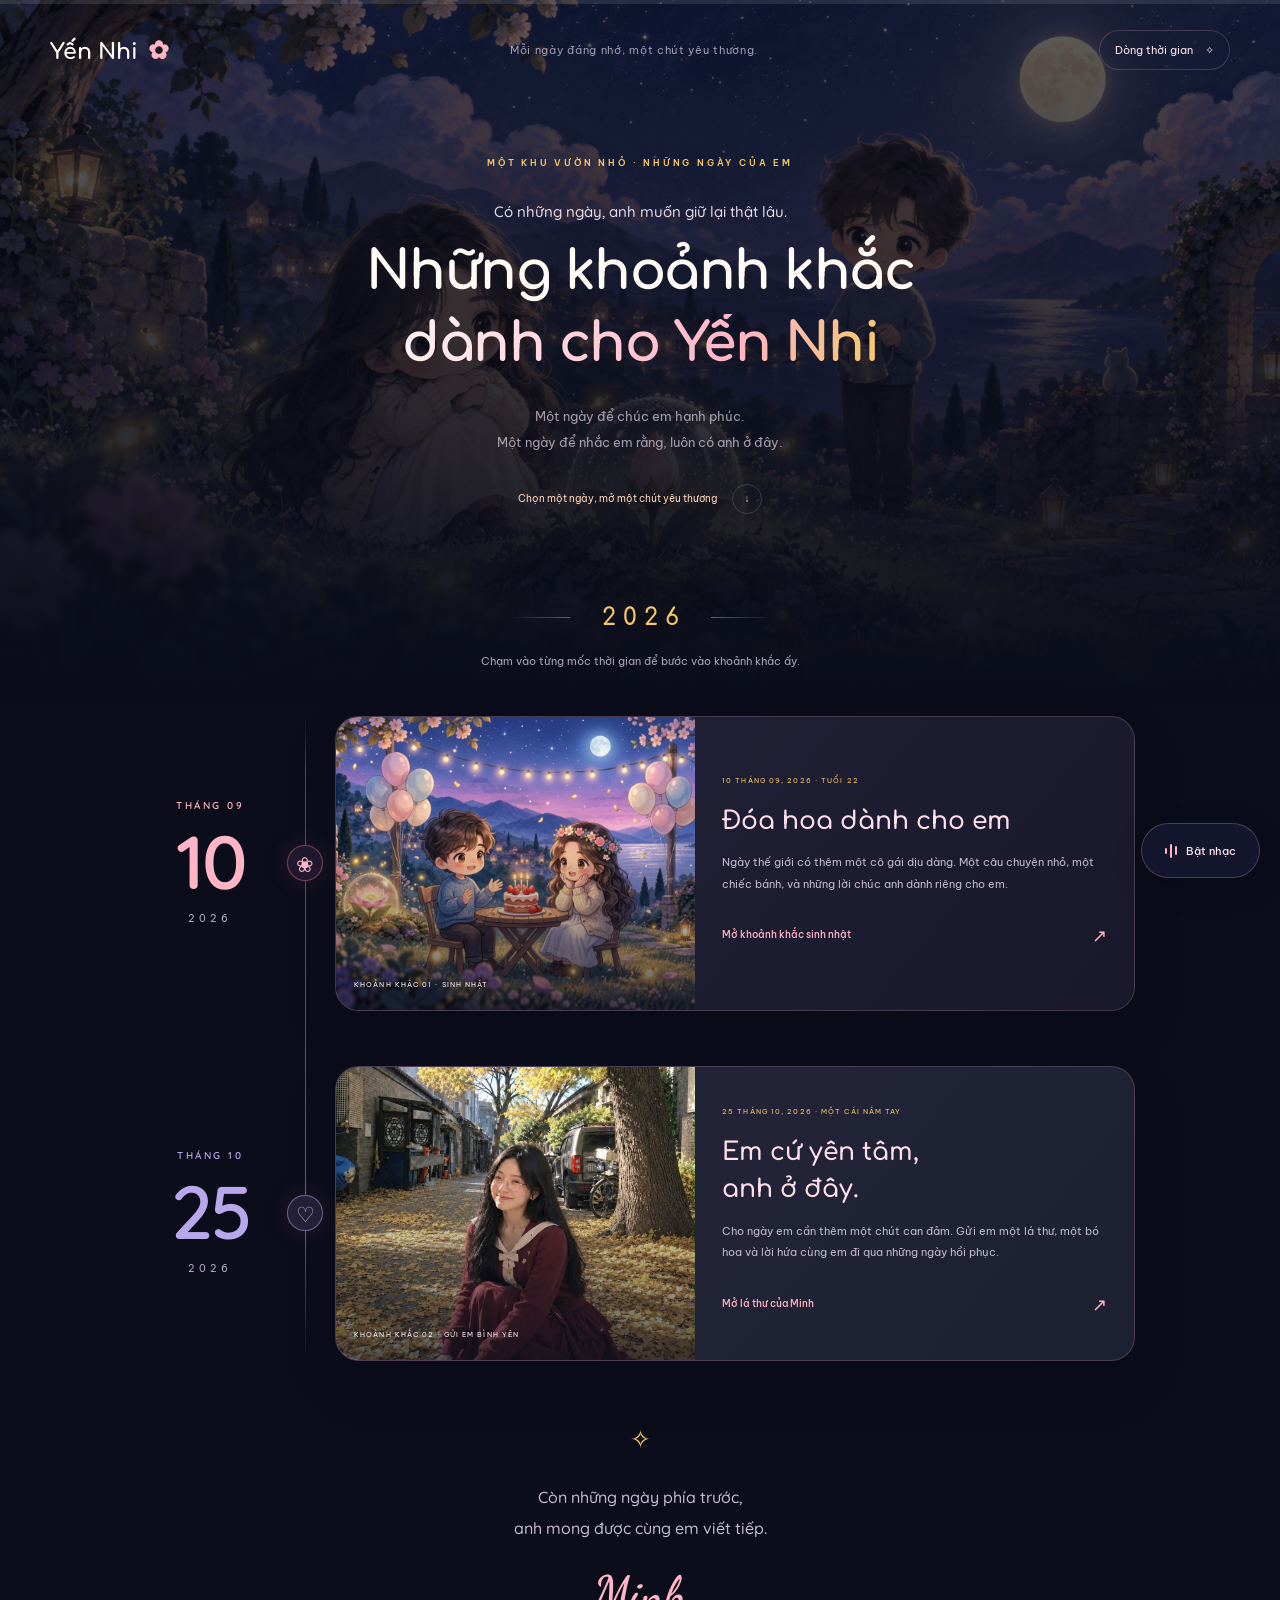
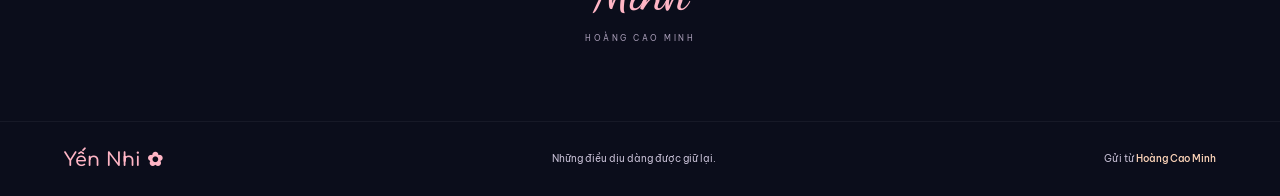
<file: index.html>
<!doctype html>
<html lang="vi">
<head>
  <meta charset="utf-8">
  <meta name="viewport" content="width=device-width, initial-scale=1">
  <meta name="theme-color" content="#15182f">
  <title>Những khoảnh khắc dành cho Yến Nhi</title>
  <meta name="description" content="Hai dấu mốc, những lời chân thành. Chọn một ngày để mở lại khoảnh khắc Minh dành riêng cho Yến Nhi.">
  <meta property="og:title" content="Những khoảnh khắc dành cho Yến Nhi">
  <meta property="og:description" content="Hai dấu mốc, những lời chân thành. Chọn một ngày để mở lại khoảnh khắc Minh dành riêng cho Yến Nhi.">
  <meta property="og:image" content="https://nhimxu00.github.io/yennhixinhdep/assets/images/story/garden-night.png">
  <link rel="icon" href="assets/images/favicon.ico">
  <link rel="preconnect" href="https://fonts.googleapis.com">
  <link rel="preconnect" href="https://fonts.gstatic.com" crossorigin>
  <link href="https://fonts.googleapis.com/css2?family=Be+Vietnam+Pro:ital,wght@0,300;0,400;0,500;0,600;0,700;1,400;1,500&family=Caveat:wght@500;600;700&family=Comfortaa:wght@500;600;700&family=Quicksand:wght@500;600;700&family=Dancing+Script:wght@500;600;700&family=Mali:wght@400;500&display=swap" rel="stylesheet">
  <link rel="stylesheet" href="css/story.css">
  <link rel="stylesheet" href="css/moments.css">

  <script src="js/moments.js" defer></script>
  <script src="js/music.js" defer></script>
</head>
<body class="timeline-page">
  <a class="memory-skip" href="#cac-moc">Đến những dấu mốc</a>
  <div class="scroll-progress" aria-hidden="true"><span id="momentProgress"></span></div>
  <div class="ambient-sky" aria-hidden="true"><div class="stars-bg"></div><div class="fireflies"><i></i><i></i><i></i><i></i><i></i><i></i><i></i><i></i><i></i><i></i></div></div>
  <header class="memory-nav">
    <a class="memory-brand" href="index.html" aria-label="Về dòng thời gian của Yến Nhi">Yến Nhi <span aria-hidden="true">✿</span></a>
    <span class="memory-nav__note">Mỗi ngày đáng nhớ, một chút yêu thương.</span>
    <a class="memory-nav__link" href="index.html#cac-moc">Dòng thời gian <span aria-hidden="true">✧</span></a>
  </header>
  <audio id="momentSong" autoplay loop preload="auto"><source src="assets/audio/a-thousand-years.mp3" type="audio/mpeg"></audio><p class="sr-only" data-music-status role="status"></p>
  <main>
    <section class="timeline-intro" aria-labelledby="timeline-title">
      <div class="timeline-intro__garden" aria-hidden="true"></div>
      <span class="memory-kicker">MỘT KHU VƯỜN NHỎ · NHỮNG NGÀY CỦA EM</span>
      <p class="timeline-intro__pretitle">Có những ngày, anh muốn giữ lại thật lâu.</p>
      <h1 id="timeline-title">Những khoảnh khắc<br><span>dành cho Yến Nhi</span></h1>
      <p>Một ngày để chúc em hạnh phúc.<br>Một ngày để nhắc em rằng, luôn có anh ở đây.</p>
      <a class="timeline-scroll" href="#cac-moc">Chọn một ngày, mở một chút yêu thương <span aria-hidden="true">↓</span></a>
    </section>
    <section class="memory-timeline" id="cac-moc" aria-labelledby="milestones-title">
      <div class="memory-year"><span></span><h2 id="milestones-title">2026</h2><span></span></div>
      <p class="timeline-instruction">Chạm vào từng mốc thời gian để bước vào khoảnh khắc ấy.</p>
      <ol class="milestone-list">
        <li class="milestone" id="moc-sinh-nhat">
          <a class="milestone-link" href="sinh-nhat.html" aria-label="10 tháng 9 năm 2026 — Sinh nhật tuổi 22 của Yến Nhi">
            <time class="milestone-date" datetime="2026-09-10"><span class="milestone-date__month">THÁNG 09</span><span class="milestone-date__day">10</span><span class="milestone-date__year">2026</span></time>
            <span class="milestone-node" aria-hidden="true">❀</span>
            <div class="milestone-card">
              <div class="milestone-card__image"><img src="assets/images/story/chibi-birthday.jpg" alt="Cô gái Chibi trong khu vườn sinh nhật" width="720" height="1280"><span class="milestone-tag">KHOẢNH KHẮC 01 · SINH NHẬT</span></div>
              <div class="milestone-card__body"><span class="milestone-card__eyebrow">10 THÁNG 09, 2026 · TUỔI 22</span><h3>Đóa hoa dành cho em</h3><p>Ngày thế giới có thêm một cô gái dịu dàng. Một câu chuyện nhỏ, một chiếc bánh, và những lời chúc anh dành riêng cho em.</p><span class="milestone-card__action">Mở khoảnh khắc sinh nhật <span aria-hidden="true">↗</span></span></div>
            </div>
          </a>
        </li>
        <li class="milestone milestone--letter" id="moc-binh-yen">
          <a class="milestone-link" href="binh-yen.html" aria-label="25 tháng 10 năm 2026 — Lá thư bình yên gửi Yến Nhi">
            <time class="milestone-date" datetime="2026-10-25"><span class="milestone-date__month">THÁNG 10</span><span class="milestone-date__day">25</span><span class="milestone-date__year">2026</span></time>
            <span class="milestone-node" aria-hidden="true">♡</span>
            <div class="milestone-card">
              <div class="milestone-card__image"><img src="assets/images/letter/sunshine.jpg" alt="Yến Nhi mỉm cười giữa mùa lá vàng" width="1137" height="1280"><span class="milestone-tag">KHOẢNH KHẮC 02 · GỬI EM BÌNH YÊN</span></div>
              <div class="milestone-card__body"><span class="milestone-card__eyebrow">25 THÁNG 10, 2026 · MỘT CÁI NẮM TAY</span><h3>Em cứ yên tâm,<br>anh ở đây.</h3><p>Cho ngày em cần thêm một chút can đảm. Gửi em một lá thư, một bó hoa và lời hứa cùng em đi qua những ngày hồi phục.</p><span class="milestone-card__action">Mở lá thư của Minh <span aria-hidden="true">↗</span></span></div>
            </div>
          </a>
        </li>
      </ol>
      <div class="timeline-ending"><span aria-hidden="true">✧</span><p>Còn những ngày phía trước,<br>anh mong được cùng em viết tiếp.</p><span class="sender-hand">Minh</span><span class="sender-full">HOÀNG CAO MINH</span></div>
    </section>
  </main>
  <nav class="moment-music-dock" aria-label="Nhạc nền"><button class="music-button" type="button" data-music-toggle aria-pressed="false" aria-controls="momentSong"><span class="music-bars" aria-hidden="true"><i></i><i></i><i></i></span><span data-music-label>Bật nhạc</span></button></nav>
  <footer class="memory-footer"><a href="index.html">Yến Nhi <span aria-hidden="true">✿</span></a><span>Những điều dịu dàng được giữ lại.</span><span>Gửi từ <strong>Hoàng Cao Minh</strong></span></footer>
</body>
</html>
</file>
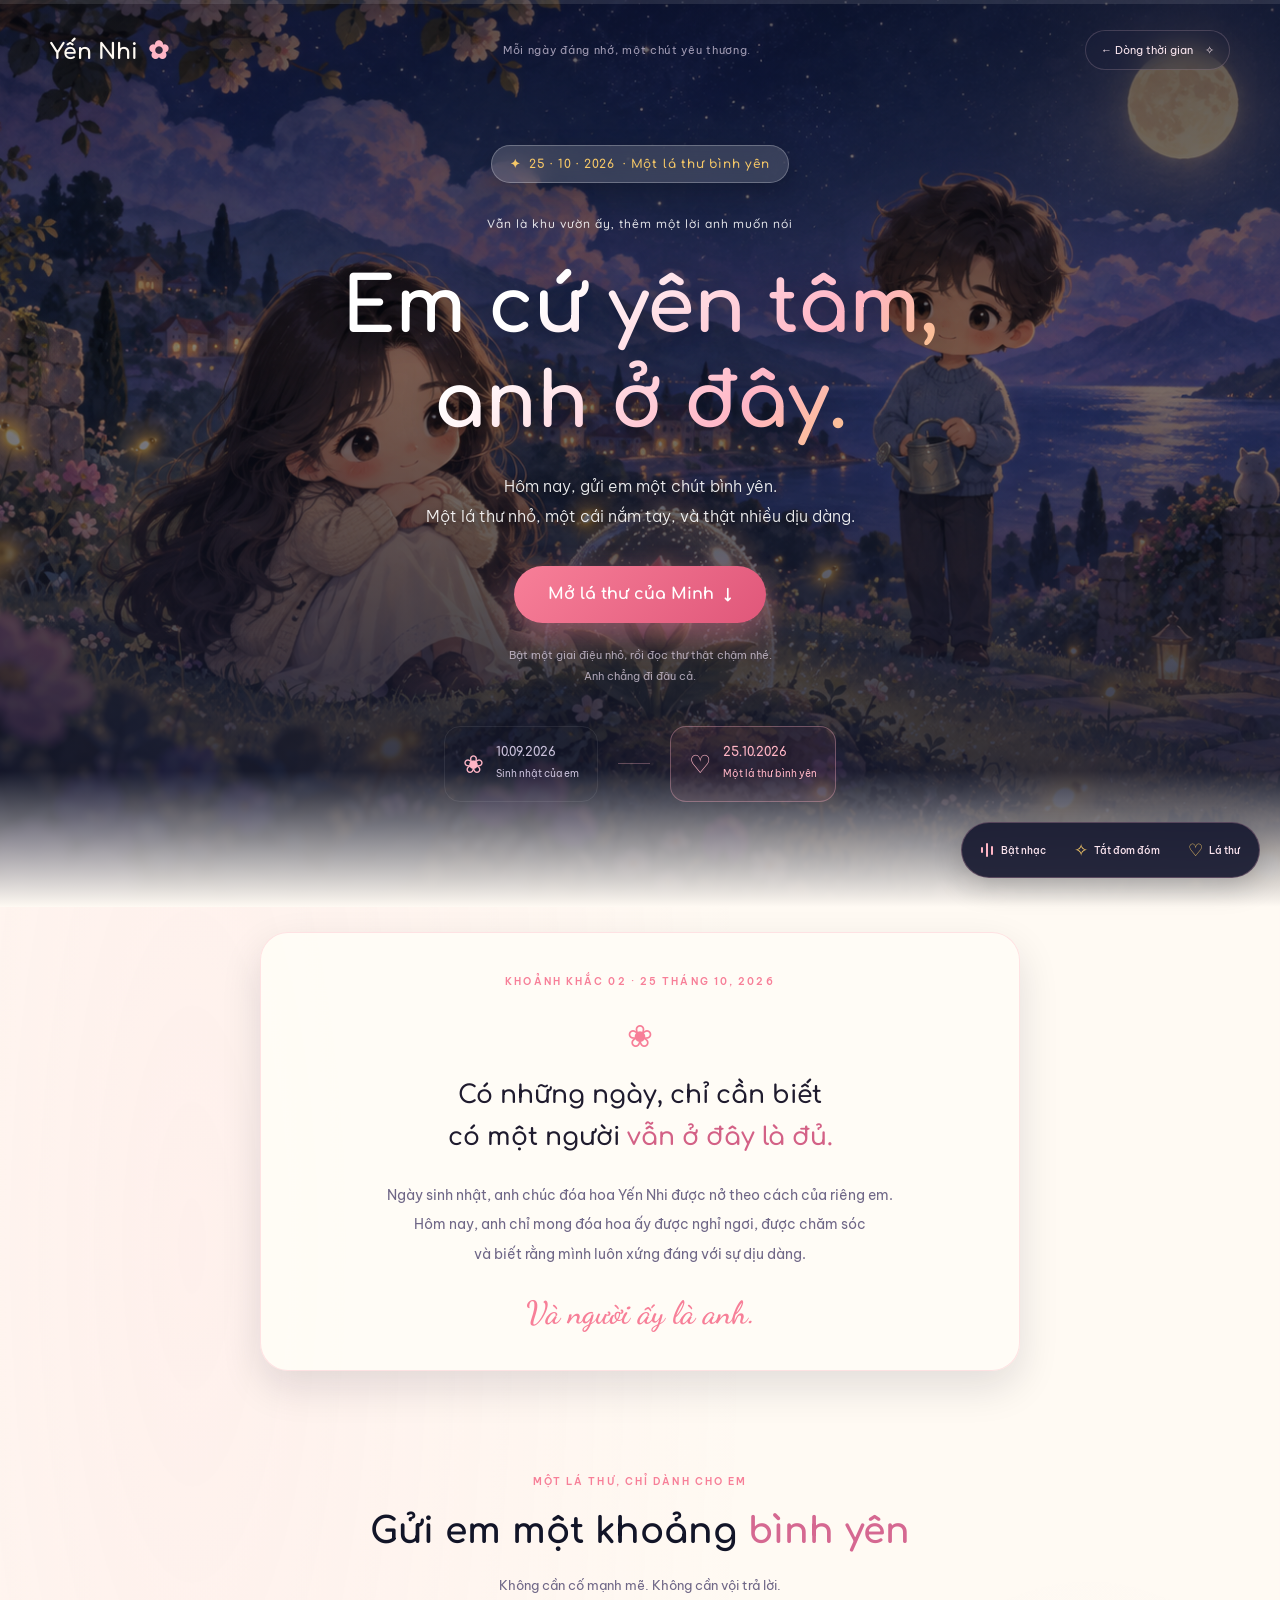
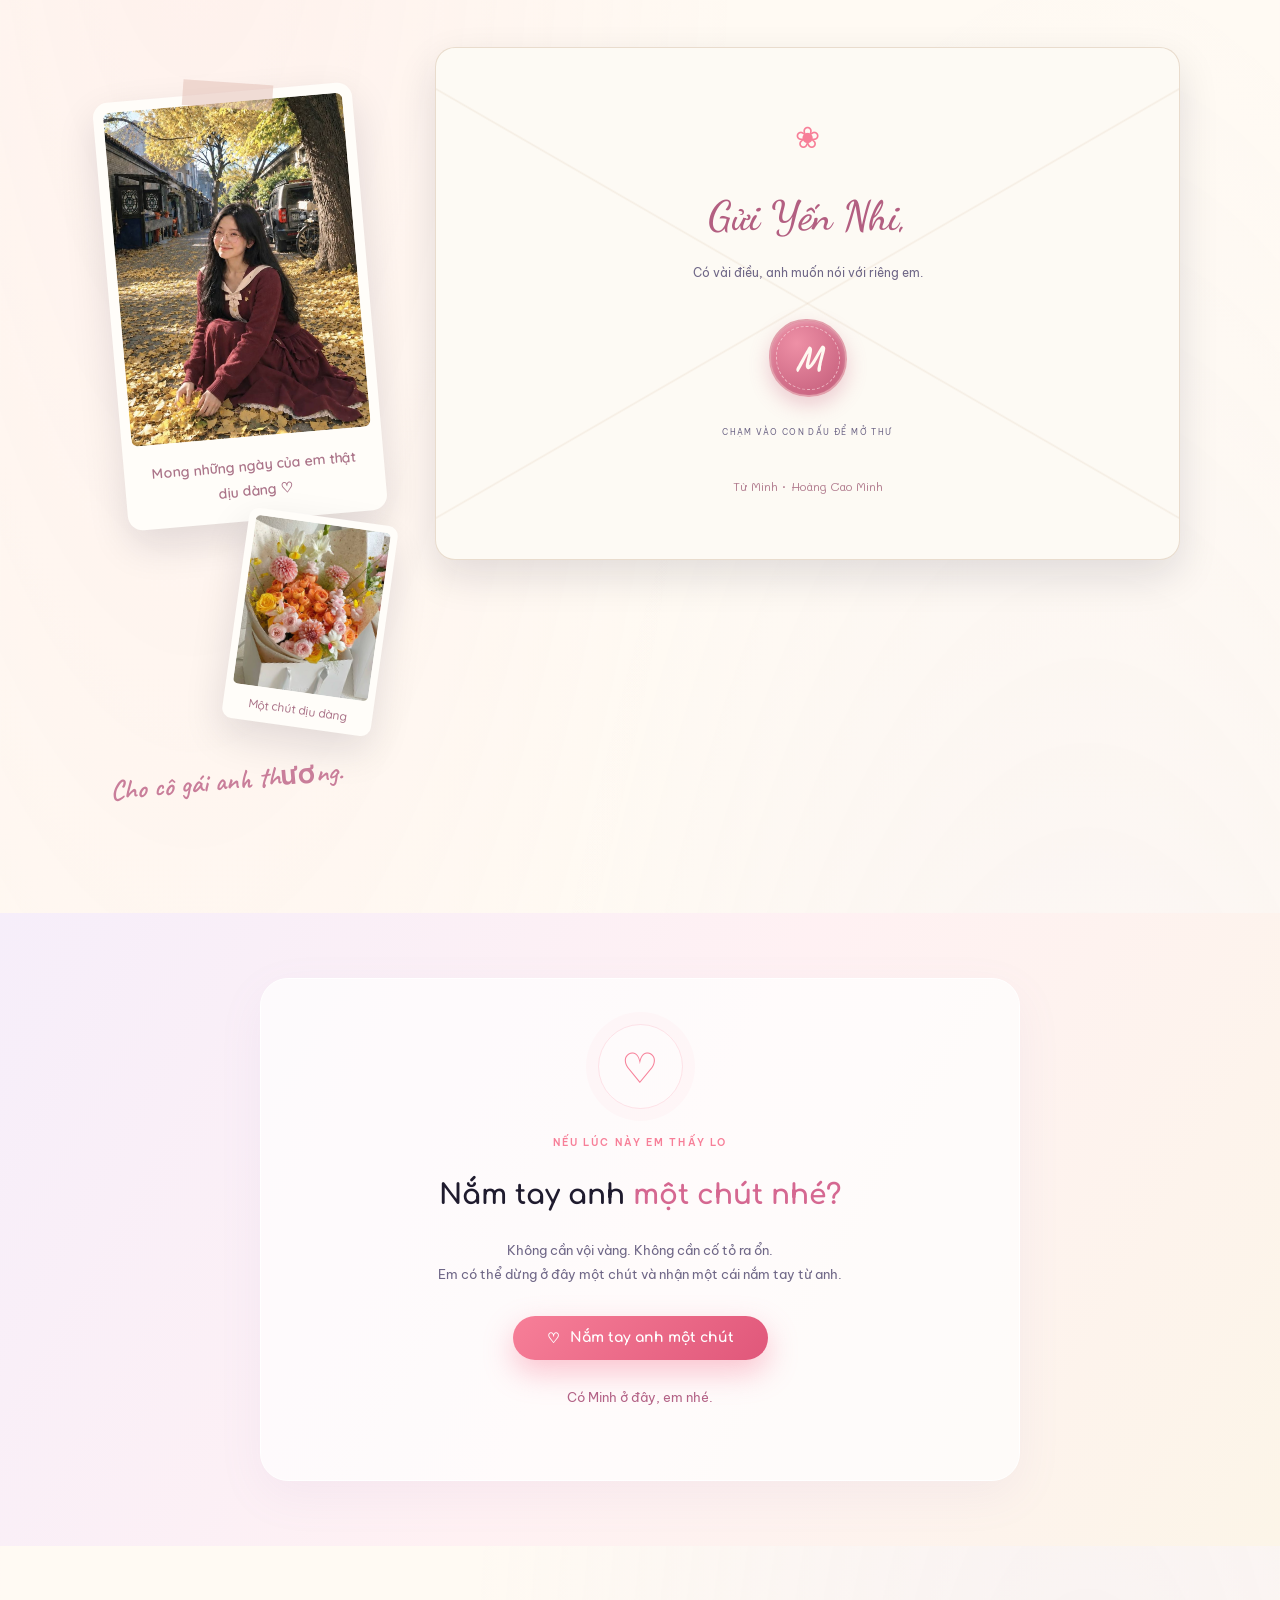
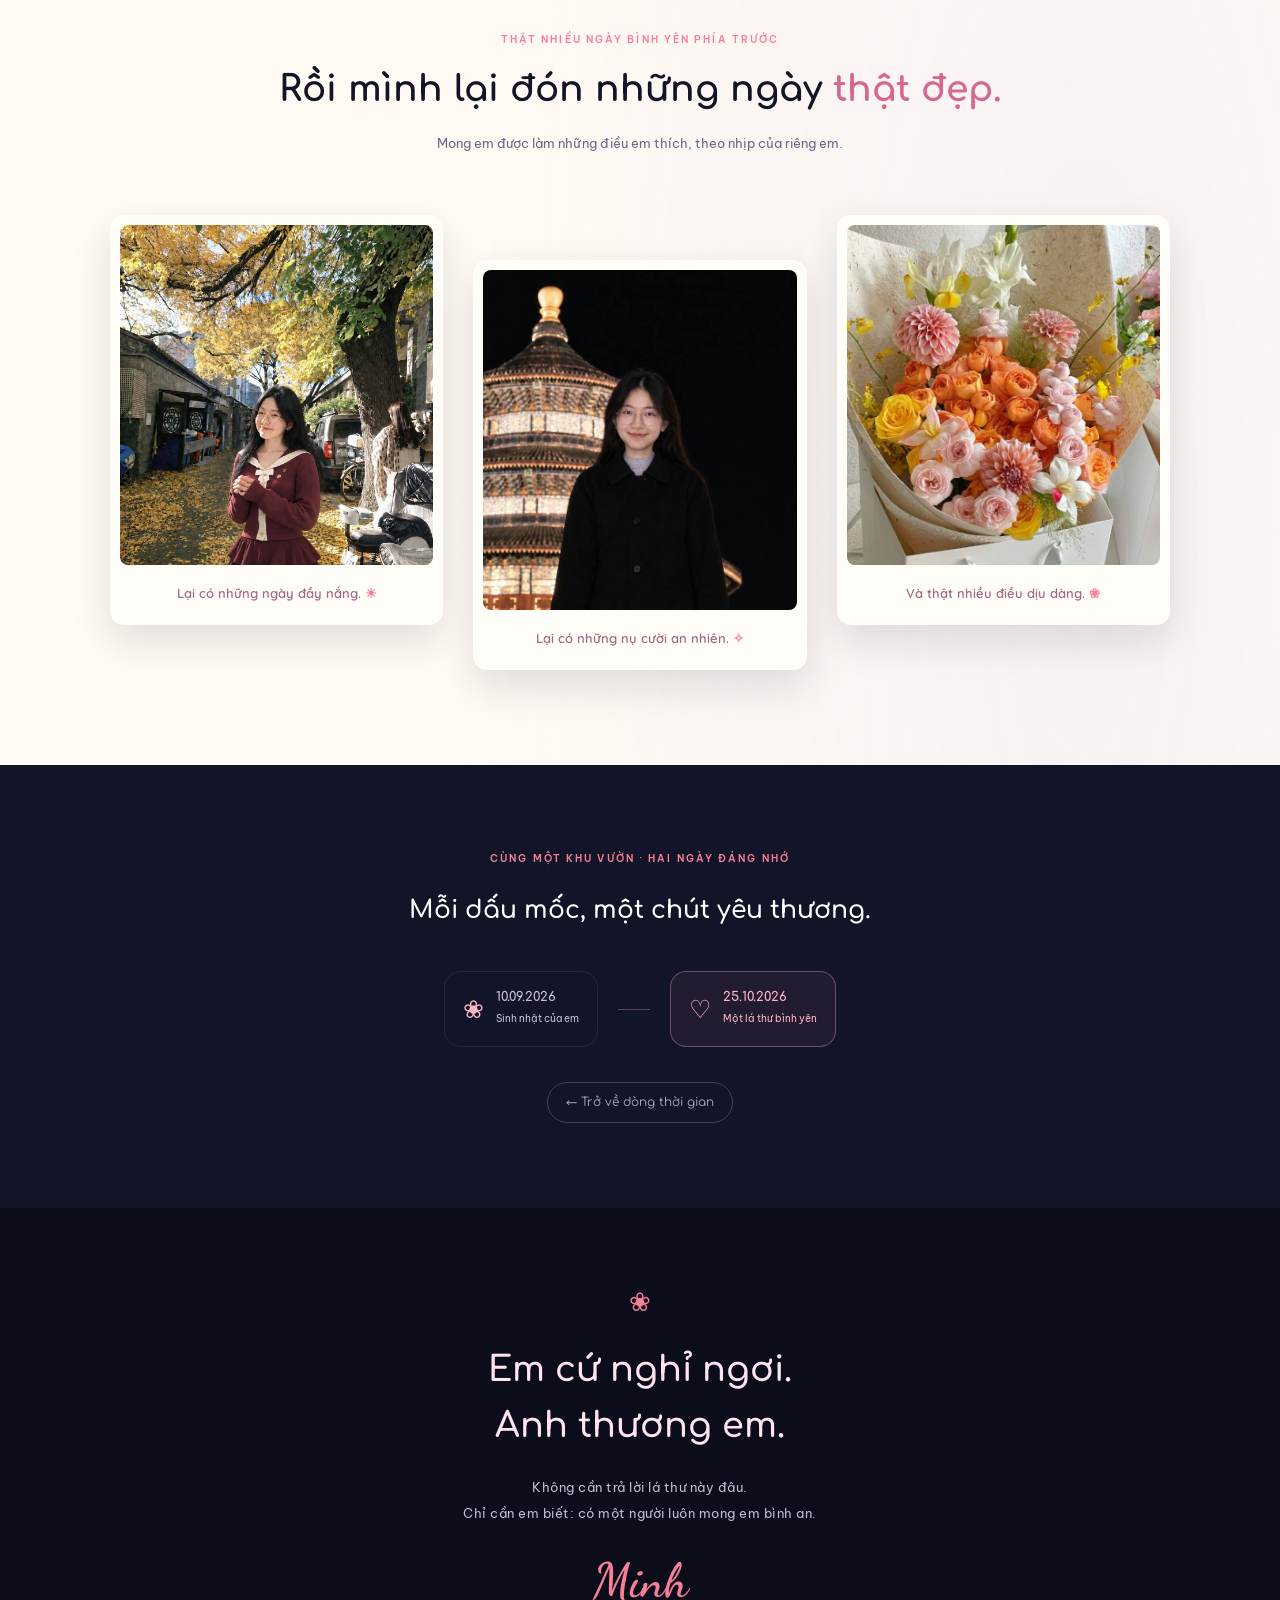
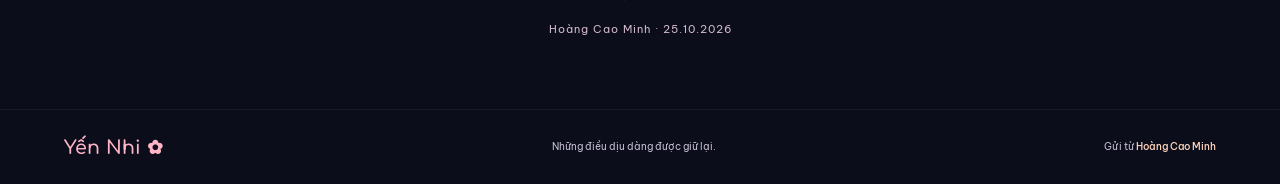
<file: binh-yen.html>
<!doctype html>
<html lang="vi">
<head>
  <meta charset="utf-8">
  <meta name="viewport" content="width=device-width, initial-scale=1">
  <meta name="theme-color" content="#15182f">
  <title>25.10.2026 · Em cứ yên tâm, anh ở đây | Gửi Yến Nhi</title>
  <meta name="description" content="Lá thư Hoàng Cao Minh gửi Yến Nhi ngày 25 tháng 10 năm 2026. Em không phải đi qua hôm nay một mình.">
  <meta property="og:title" content="25.10.2026 · Em cứ yên tâm, anh ở đây | Gửi Yến Nhi">
  <meta property="og:description" content="Lá thư Hoàng Cao Minh gửi Yến Nhi ngày 25 tháng 10 năm 2026. Em không phải đi qua hôm nay một mình.">
  <meta property="og:image" content="https://nhimxu00.github.io/yennhixinhdep/assets/images/story/garden-night.png">
  <link rel="icon" href="assets/images/favicon.ico">
  <link rel="preconnect" href="https://fonts.googleapis.com">
  <link rel="preconnect" href="https://fonts.gstatic.com" crossorigin>
  <link href="https://fonts.googleapis.com/css2?family=Be+Vietnam+Pro:ital,wght@0,300;0,400;0,500;0,600;0,700;1,400;1,500&family=Caveat:wght@500;600;700&family=Comfortaa:wght@500;600;700&family=Quicksand:wght@500;600;700&family=Dancing+Script:wght@500;600;700&family=Mali:wght@400;500&display=swap" rel="stylesheet">
  <link rel="stylesheet" href="css/story.css">
  <link rel="stylesheet" href="css/moments.css">
  <link rel="stylesheet" href="css/letter.css"><script src="js/letter.js" defer></script>
  <script src="js/moments.js" defer></script>
  <script src="js/music.js" defer></script>
</head>
<body class="letter-page">
  <a class="memory-skip" href="#thu">Đến lá thư của Minh</a>
  <div class="scroll-progress" aria-hidden="true"><span id="momentProgress"></span></div>
  <div class="ambient-sky" aria-hidden="true"><div class="stars-bg"></div><div class="fireflies"><i></i><i></i><i></i><i></i><i></i><i></i><i></i><i></i><i></i><i></i></div></div>
  <header class="memory-nav">
    <a class="memory-brand" href="index.html" aria-label="Về dòng thời gian của Yến Nhi">Yến Nhi <span aria-hidden="true">✿</span></a>
    <span class="memory-nav__note">Mỗi ngày đáng nhớ, một chút yêu thương.</span>
    <a class="memory-nav__link" href="index.html#cac-moc">← Dòng thời gian <span aria-hidden="true">✧</span></a>
  </header>
  <nav class="letter-tools" aria-label="Điều khiển trang thư"><button class="music-button" type="button" data-music-toggle aria-pressed="false" aria-controls="momentSong"><span class="music-bars" aria-hidden="true"><i></i><i></i><i></i></span><span data-music-label>Bật nhạc</span></button><button type="button" id="momentLights" aria-pressed="true"><span aria-hidden="true">✧</span><span class="light-label">Tắt đom đóm</span></button><a href="#thu"><span aria-hidden="true">♡</span> Lá thư</a></nav>
  <audio id="momentSong" autoplay loop preload="auto"><source src="assets/audio/a-thousand-years.mp3" type="audio/mpeg"></audio><p class="sr-only" data-music-status role="status"></p>
  <main>
    <header class="hero moment-hero" id="top" aria-labelledby="letter-hero-title">
      <div class="hero__backdrop" aria-hidden="true"><img class="hero__image" src="assets/images/story/garden-night.png" alt="" fetchpriority="high"><div class="hero__overlay"></div></div>
      <div class="hero__content">
        <div class="hero__badge"><span aria-hidden="true">✦</span><time datetime="2026-10-25">25 · 10 · 2026</time><span>· Một lá thư bình yên</span></div>
        <p class="hero__subtitle">Vẫn là khu vườn ấy, thêm một lời anh muốn nói</p>
        <h1 class="hero__title" id="letter-hero-title">Em cứ yên tâm,<br>anh ở đây.</h1>
        <p class="hero__desc">Hôm nay, gửi em một chút bình yên.<br>Một lá thư nhỏ, một cái nắm tay, và thật nhiều dịu dàng.</p>
        <a class="cta-button" href="#thu">Mở lá thư của Minh <span class="cta-arrow" aria-hidden="true">↓</span></a>
        <p class="hero-personal-note">Bật một giai điệu nhỏ, rồi đọc thư thật chậm nhé.<br>Anh chẳng đi đâu cả.</p>
        <nav class="moment-switch" aria-label="Chọn khoảnh khắc">
    <a href="sinh-nhat.html" ><span class="moment-switch__icon" aria-hidden="true">❀</span><span><time datetime="2026-09-10">10.09.2026</time><small>Sinh nhật của em</small></span></a>
    <span class="moment-switch__line" aria-hidden="true"></span>
    <a href="binh-yen.html" aria-current="page"><span class="moment-switch__icon" aria-hidden="true">♡</span><span><time datetime="2026-10-25">25.10.2026</time><small>Một lá thư bình yên</small></span></a>
  </nav>
      </div>
    </header>

    <section class="section letter-prologue" aria-labelledby="prologue-title">
      <div class="container container--narrow">
        <div class="quote-card" data-reveal><span class="memory-kicker">KHOẢNH KHẮC 02 · 25 THÁNG 10, 2026</span><span class="quote-flower" aria-hidden="true">❀</span><h2 id="prologue-title">Có những ngày, chỉ cần biết<br>có một người <span>vẫn ở đây là đủ.</span></h2><p>Ngày sinh nhật, anh chúc đóa hoa Yến Nhi được nở theo cách của riêng em.<br>Hôm nay, anh chỉ mong đóa hoa ấy được nghỉ ngơi, được chăm sóc<br class="desktop-break"> và biết rằng mình luôn xứng đáng với sự dịu dàng.</p><span class="sender-hand">Và người ấy là anh.</span></div>
      </div>
    </section>

    <section class="section letter-moment" id="thu" aria-labelledby="letter-section-title">
      <div class="container">
        <div class="section-heading text-center" data-reveal><span class="memory-kicker">MỘT LÁ THƯ, CHỈ DÀNH CHO EM</span><h2 id="letter-section-title">Gửi em một khoảng <span>bình yên</span></h2><p>Không cần cố mạnh mẽ. Không cần vội trả lời.</p></div>
        <div class="letter-moment__layout">
          <aside class="letter-keepsake" data-reveal><figure class="polaroid"><img src="assets/images/letter/sunshine.jpg" alt="Yến Nhi mỉm cười giữa mùa lá vàng" width="1137" height="1280" loading="lazy"><figcaption>Mong những ngày của em thật dịu dàng ♡</figcaption></figure><figure class="flower-photo"><img src="assets/images/letter/flowers.jpg" width="688" height="1174" alt="Một bó hoa ấm áp gửi em" loading="lazy"><figcaption>Một chút dịu dàng</figcaption></figure><span class="keepsake-note">Cho cô gái anh thương.</span></aside>
          <article class="letter-envelope" id="letter-paper">
            <div class="envelope-invitation" id="envelope-invitation" hidden><span class="envelope-blossom" aria-hidden="true">❀</span><span class="envelope-to">Gửi Yến Nhi,</span><p>Có vài điều, anh muốn nói với riêng em.</p><button class="wax-seal" id="open-letter" type="button" aria-expanded="false" aria-controls="letter-content"><span aria-hidden="true">M</span><span class="sr-only">Mở lá thư của Minh</span></button><span class="envelope-hint">CHẠM VÀO CON DẤU ĐỂ MỞ THƯ</span><span class="envelope-from">Từ Minh · Hoàng Cao Minh</span></div>
            <div id="letter-content" class="letter-sheet"><div class="letter-listen"><span>A Thousand Years<small class="music-track-subtitle">Piano &amp; Cello · Dành riêng cho em</small><small class="music-touch-hint" data-music-hint hidden>Chạm “Bật nhạc” để nghe cùng Minh.</small></span><button class="music-button" type="button" data-music-toggle aria-pressed="false" aria-controls="momentSong"><span class="music-bars" aria-hidden="true"><i></i><i></i><i></i></span><span data-music-label>Bật nhạc</span></button></div><div class="paper-top"><span>MINH GỬI YẾN NHI</span><time datetime="2026-10-25">25.10.2026</time></div><span class="letter-paper__decor" aria-hidden="true">❀</span><h2 id="letter-title">Yến Nhi của hôm nay,</h2>
            <div class="letter-body">
<p>Anh biết hôm nay là một ngày không dễ với em. Trước ca phẫu thuật, có lẽ em có nhiều điều lo lắng, có những nỗi sợ chẳng biết phải nói ra thế nào. Anh viết vài dòng này, để em có một điều nho nhỏ mang theo: <strong>em không phải đi qua ngày hôm nay một mình.</strong></p>
<p>Ở bên anh, em không cần lúc nào cũng phải mạnh mẽ. Nếu lo thì cứ nói là em lo, nếu mệt thì cứ cho mình nghỉ một chút. Anh vẫn muốn lắng nghe cả những lúc em chẳng biết nói gì.</p>
<blockquote>Em chỉ cần là em thôi.<br>Phần ở bên em, cứ để anh.</blockquote>
<p>Anh mong ca phẫu thuật của em diễn ra thuận lợi, mong em được chăm sóc thật chu đáo, và mong từng ngày sau đó sẽ nhẹ nhàng hơn một chút. Anh không biết làm sao để lấy hết những lo lắng khỏi lòng em, nhưng anh muốn cùng em chia sẻ chúng, từng chút một.</p>
<p>Khi em tỉnh dậy và đọc được lá thư này, em không cần vội nhắn lại đâu. Cứ nghỉ ngơi trước đã. Anh sẵn lòng đợi một tin nhắn ngắn, một câu “em đây”, hay đợi đến lúc em đủ khỏe để kể anh nghe hôm nay thế nào.</p>
<p>Rồi những ngày hồi phục, mình cứ chậm rãi thôi em nhé. Hôm nào thấy dễ chịu hơn một chút, mình vui một chút. Hôm nào còn mệt, anh vẫn ở đây. Em không cần phải mau khỏe để làm ai yên lòng, cũng không cần đáp lại những lời này bằng bất kỳ điều gì.</p>
<p>Anh còn mong được nhìn thấy em cười, nghe em kể những chuyện nhỏ xíu, nghe em nói về một ngày bình thường. Chẳng cần điều gì lớn lao. Chỉ mong em bình an, được nghỉ ngơi, và được đối xử thật dịu dàng.</p>
<p class="last-line">Hôm nay, ngày mai, và cả những ngày em cần một người ở cạnh —<br><strong>anh vẫn ở đây, cùng em.</strong></p>
</div>
            <div class="letter-signoff"><p>Gửi em một cái nắm tay thật ấm,</p><span class="sender-hand">Minh</span><span class="sender-full">Hoàng Cao Minh</span><p>Một người luôn mong em bình an ♡</p></div></div>
          </article>
        </div>
      </div>
    </section>

    <section class="section comfort-section" aria-labelledby="comfort-title"><div class="container container--narrow"><div class="comfort-card" data-reveal><div class="comfort-heart" aria-hidden="true">♡</div><span class="memory-kicker">NẾU LÚC NÀY EM THẤY LO</span><h2 id="comfort-title">Nắm tay anh <span>một chút nhé?</span></h2><p>Không cần vội vàng. Không cần cố tỏ ra ổn.<br>Em có thể dừng ở đây một chút và nhận một cái nắm tay từ anh.</p><button class="cta-button" id="hold-hand" type="button" aria-controls="comfort-message"><span aria-hidden="true">♡</span> Nắm tay anh một chút</button><p class="comfort-message" id="comfort-message" role="status">Có Minh ở đây, em nhé.</p></div></div></section>

    <section class="section letter-memories" aria-labelledby="memories-title"><div class="container"><div class="section-heading text-center" data-reveal><span class="memory-kicker">THẬT NHIỀU NGÀY BÌNH YÊN PHÍA TRƯỚC</span><h2 id="memories-title">Rồi mình lại đón những ngày <span>thật đẹp.</span></h2><p>Mong em được làm những điều em thích, theo nhịp của riêng em.</p></div><div class="memory-photos"><figure data-reveal><img src="assets/images/letter/autumn.jpg" width="1086" height="1222" loading="lazy" alt="Yến Nhi đứng dưới tán cây mùa thu"><figcaption>Lại có những ngày đầy nắng. <span aria-hidden="true">☀</span></figcaption></figure><figure data-reveal><img src="assets/images/letter/night.jpg" width="720" height="1280" loading="lazy" alt="Nụ cười của Yến Nhi trước ngôi đền sáng đèn"><figcaption>Lại có những nụ cười an nhiên. <span aria-hidden="true">✧</span></figcaption></figure><figure data-reveal><img src="assets/images/letter/flowers.jpg" width="688" height="1174" loading="lazy" alt="Bó hoa dịu dàng gửi đến Yến Nhi"><figcaption>Và thật nhiều điều dịu dàng. <span aria-hidden="true">❀</span></figcaption></figure></div></div></section>

    <section class="moment-return section"><div class="container container--narrow text-center"><span class="memory-kicker">CÙNG MỘT KHU VƯỜN · HAI NGÀY ĐÁNG NHỚ</span><h2>Mỗi dấu mốc, một chút yêu thương.</h2><nav class="moment-switch" aria-label="Chọn khoảnh khắc">
    <a href="sinh-nhat.html" ><span class="moment-switch__icon" aria-hidden="true">❀</span><span><time datetime="2026-09-10">10.09.2026</time><small>Sinh nhật của em</small></span></a>
    <span class="moment-switch__line" aria-hidden="true"></span>
    <a href="binh-yen.html" aria-current="page"><span class="moment-switch__icon" aria-hidden="true">♡</span><span><time datetime="2026-10-25">25.10.2026</time><small>Một lá thư bình yên</small></span></a>
  </nav><a class="back-to-top" href="index.html#cac-moc">← Trở về dòng thời gian</a></div></section>
    <footer class="epilogue section text-center"><div class="container container--narrow"><div class="epilogue-symbol" aria-hidden="true">❀</div><p class="epilogue-text">Em cứ nghỉ ngơi.<br>Anh thương em.</p><p class="epilogue-credit">Không cần trả lời lá thư này đâu.<br>Chỉ cần em biết: có một người luôn mong em bình an.</p><span class="sender-hand">Minh</span><span class="sender-full">Hoàng Cao Minh · 25.10.2026</span></div></footer>
  </main>
  <footer class="memory-footer"><a href="index.html">Yến Nhi <span aria-hidden="true">✿</span></a><span>Những điều dịu dàng được giữ lại.</span><span>Gửi từ <strong>Hoàng Cao Minh</strong></span></footer>
</body>
</html>
</file>
<file: css/story.css>
/* ==========================================================================
   ĐÓA HOA DÀNH CHO YẾN NHI · 10/09/2026
   Interactive Chibi Storybook & Birthday Celebration CSS
   ========================================================================== */

:root {
  /* Colors */
  --night-900: #0b0d1b;
  --night-800: #121528;
  --night-700: #1b1e38;
  --night-600: #26294a;
  --night-card: rgba(26, 29, 56, 0.78);
  
  --cream-50: #fffaf3;
  --cream-100: #fff3e3;
  --cream-card: rgba(255, 252, 246, 0.95);
  
  --ink-900: #1f1b2e;
  --ink-700: #423b57;
  --ink-500: #6f6787;
  --ink-muted: #8e86a5;
  
  --rose-pink: #f77f98;
  --blush-pink: #ffb5c5;
  --blush-light: #fff0f3;
  --peach-warm: #ffd6ba;
  --lavender: #b8a7ea;
  --lavender-light: #f3effc;
  --gold-warm: #f6c867;
  --gold-glow: rgba(246, 200, 103, 0.45);
  --sage-green: #7ebc89;
  --sage-light: #eef7f0;
  
  /* Fonts */
  --font-main: "Be Vietnam Pro", -apple-system, BlinkMacSystemFont, "Segoe UI", Roboto, sans-serif;
  --font-cute: "Comfortaa", "Be Vietnam Pro", cursive, sans-serif;
  --font-hand: "Caveat", "Be Vietnam Pro", cursive, sans-serif;
  --font-display: "Quicksand", "Be Vietnam Pro", sans-serif;
  
  /* Shadows & Radius */
  --radius-sm: 12px;
  --radius-md: 20px;
  --radius-lg: 28px;
  --radius-pill: 9999px;
  --shadow-card: 0 16px 40px rgba(18, 14, 38, 0.12);
  --shadow-hover: 0 24px 60px rgba(18, 14, 38, 0.2);
  --shadow-glow: 0 0 35px rgba(247, 127, 152, 0.35);
  
  --transition: all 0.35s cubic-bezier(0.16, 1, 0.3, 1);
}

*, *::before, *::after {
  box-sizing: border-box;
}

html {
  scroll-behavior: smooth;
  background-color: var(--night-900);
}

body {
  margin: 0;
  padding: 0;
  font-family: var(--font-main);
  color: var(--ink-900);
  background: 
    radial-gradient(ellipse at 15% 25%, rgba(247, 127, 152, 0.08), transparent 35rem),
    radial-gradient(ellipse at 85% 75%, rgba(184, 167, 234, 0.1), transparent 40rem),
    var(--cream-50);
  line-height: 1.85;
  font-size: 16.5px;
  overflow-x: hidden;
  text-rendering: optimizeLegibility;
  -webkit-font-smoothing: antialiased;
}

/* Scroll Progress Bar */
.scroll-progress {
  position: fixed;
  top: 0;
  left: 0;
  width: 100%;
  height: 4px;
  background: rgba(255, 255, 255, 0.1);
  z-index: 1000;
}
.scroll-progress span {
  display: block;
  height: 100%;
  width: 0%;
  background: linear-gradient(90deg, var(--rose-pink), var(--gold-warm), var(--lavender));
  border-radius: 0 2px 2px 0;
  transition: width 0.1s linear;
}

/* Confetti Canvas */
.confetti-canvas {
  position: fixed;
  top: 0;
  left: 0;
  width: 100vw;
  height: 100vh;
  pointer-events: none;
  z-index: 9999;
}

/* ==========================================================================
   AMBIENT SKY & FIREFLIES
   ========================================================================== */
.ambient-sky {
  position: fixed;
  inset: 0;
  pointer-events: none;
  z-index: 1;
  overflow: hidden;
}

.fireflies i {
  position: absolute;
  width: 4px;
  height: 4px;
  border-radius: 50%;
  background: var(--gold-warm);
  box-shadow: 0 0 10px 3px var(--gold-warm), 0 0 20px 6px rgba(246, 200, 103, 0.4);
  opacity: 0;
  animation: fireflyGlide 12s infinite ease-in-out;
}
.fireflies i:nth-child(1) { top: 18%; left: 8%; animation-delay: 0s; }
.fireflies i:nth-child(2) { top: 32%; left: 88%; animation-delay: 2s; }
.fireflies i:nth-child(3) { top: 60%; left: 15%; animation-delay: 4.5s; }
.fireflies i:nth-child(4) { top: 75%; left: 78%; animation-delay: 1.2s; }
.fireflies i:nth-child(5) { top: 40%; left: 45%; animation-delay: 6s; }
.fireflies i:nth-child(6) { top: 85%; left: 30%; animation-delay: 3.5s; }
.fireflies i:nth-child(7) { top: 12%; left: 62%; animation-delay: 7s; }
.fireflies i:nth-child(8) { top: 52%; left: 92%; animation-delay: 5s; }
.fireflies i:nth-child(9) { top: 68%; left: 52%; animation-delay: 8s; }
.fireflies i:nth-child(10) { top: 25%; left: 35%; animation-delay: 2.8s; }

@keyframes fireflyGlide {
  0% { opacity: 0; transform: translate(0, 0) scale(0.6); }
  25% { opacity: 0.9; transform: translate(25px, -30px) scale(1.1); }
  50% { opacity: 0.3; transform: translate(-20px, -60px) scale(0.8); }
  75% { opacity: 1; transform: translate(30px, -90px) scale(1.2); }
  100% { opacity: 0; transform: translate(10px, -120px) scale(0.6); }
}

/* ==========================================================================
   BULB GARLAND (CLASSIC SHIZU-KA FEATURE)
   ========================================================================== */
.bulb-garland {
  position: fixed;
  top: 0;
  left: 0;
  width: 100%;
  pointer-events: none;
  z-index: 500;
  transition: opacity 0.5s ease;
}
.bulb-wire {
  position: absolute;
  top: 0;
  left: 0;
  width: 100%;
  height: 25px;
  border-bottom: 2px dashed rgba(255, 255, 255, 0.25);
  border-radius: 50% / 100%;
}
.bulb-row {
  display: flex;
  justify-content: space-around;
  padding: 0 4%;
  position: relative;
}
.bulb-item {
  position: relative;
  width: 28px;
  height: 48px;
}
.bulb {
  width: 20px;
  height: 32px;
  margin: 0 auto;
  border-radius: 50% 50% 40% 40%;
  background: rgba(255, 255, 255, 0.15);
  position: relative;
  transition: all 0.4s ease;
  box-shadow: 0 2px 5px rgba(0,0,0,0.2);
}
.bulb::before {
  content: "";
  position: absolute;
  top: -4px;
  left: 50%;
  transform: translateX(-50%);
  width: 10px;
  height: 6px;
  background: #555;
  border-radius: 2px;
}

/* Lights ON state */
body.lights-on .bulb#bulb_yellow,
body.lights-on .bulb#bulb_yellow_2 {
  background: #ffe066;
  box-shadow: 0 0 20px 8px rgba(255, 224, 102, 0.8), 0 0 45px 15px rgba(255, 224, 102, 0.4);
  animation: bulbPulse 2.8s infinite ease-in-out alternate;
}
body.lights-on .bulb#bulb_red {
  background: #ff6b6b;
  box-shadow: 0 0 20px 8px rgba(255, 107, 107, 0.8), 0 0 45px 15px rgba(255, 107, 107, 0.4);
  animation: bulbPulse 2.6s infinite 0.4s ease-in-out alternate;
}
body.lights-on .bulb#bulb_blue {
  background: #4dabf7;
  box-shadow: 0 0 20px 8px rgba(77, 171, 247, 0.8), 0 0 45px 15px rgba(77, 171, 247, 0.4);
  animation: bulbPulse 3.1s infinite 0.8s ease-in-out alternate;
}
body.lights-on .bulb#bulb_green {
  background: #69db7c;
  box-shadow: 0 0 20px 8px rgba(105, 219, 124, 0.8), 0 0 45px 15px rgba(105, 219, 124, 0.4);
  animation: bulbPulse 2.9s infinite 0.2s ease-in-out alternate;
}
body.lights-on .bulb#bulb_pink,
body.lights-on .bulb#bulb_pink_2 {
  background: #f06595;
  box-shadow: 0 0 20px 8px rgba(240, 101, 149, 0.8), 0 0 45px 15px rgba(240, 101, 149, 0.4);
  animation: bulbPulse 2.7s infinite 0.6s ease-in-out alternate;
}
body.lights-on .bulb#bulb_orange {
  background: #ffa94d;
  box-shadow: 0 0 20px 8px rgba(255, 169, 77, 0.8), 0 0 45px 15px rgba(255, 169, 77, 0.4);
  animation: bulbPulse 3s infinite 0.5s ease-in-out alternate;
}

@keyframes bulbPulse {
  0% { transform: scale(0.96); filter: brightness(0.9); }
  100% { transform: scale(1.05); filter: brightness(1.2); }
}

/* ==========================================================================
   FLOATING ACTION DOCK
   ========================================================================== */
.action-dock {
  position: fixed;
  top: 24px;
  right: 24px;
  display: flex;
  align-items: center;
  gap: 10px;
  padding: 8px 12px;
  background: rgba(18, 21, 40, 0.75);
  backdrop-filter: blur(14px);
  -webkit-backdrop-filter: blur(14px);
  border: 1px solid rgba(255, 255, 255, 0.15);
  border-radius: var(--radius-pill);
  box-shadow: 0 12px 35px rgba(0, 0, 0, 0.3);
  z-index: 900;
  transition: var(--transition);
}
.dock-btn {
  display: flex;
  align-items: center;
  gap: 6px;
  padding: 8px 14px;
  font-family: var(--font-cute);
  font-size: 13.5px;
  font-weight: 600;
  color: #fff;
  background: rgba(255, 255, 255, 0.08);
  border: 1px solid rgba(255, 255, 255, 0.12);
  border-radius: var(--radius-pill);
  cursor: pointer;
  text-decoration: none;
  transition: var(--transition);
}
.dock-btn:hover {
  background: rgba(255, 255, 255, 0.2);
  transform: translateY(-2px);
}
.dock-btn[aria-pressed="true"] {
  background: linear-gradient(135deg, var(--rose-pink), var(--gold-warm));
  color: var(--night-900);
  border-color: transparent;
  box-shadow: 0 4px 15px rgba(247, 127, 152, 0.4);
}
.dock-btn__icon--music.is-playing {
  display: inline-block;
  animation: musicSpin 2.5s linear infinite;
}
@keyframes musicSpin {
  100% { transform: rotate(360deg); }
}

/* ==========================================================================
   BALLOONS FLOATING SYSTEM
   ========================================================================== */
.balloons-container {
  position: fixed;
  inset: 0;
  pointer-events: none;
  z-index: 600;
  overflow: hidden;
}
.balloon {
  position: absolute;
  bottom: -150px;
  display: flex;
  flex-direction: column;
  align-items: center;
  animation: floatUpward 14s ease-in forwards;
}
.balloon__body {
  width: 72px;
  height: 92px;
  border-radius: 50% 50% 50% 50% / 40% 40% 60% 60%;
  display: flex;
  align-items: center;
  justify-content: center;
  font-family: var(--font-cute);
  font-weight: 700;
  font-size: 26px;
  color: #ffffff;
  text-shadow: 0 2px 6px rgba(0, 0, 0, 0.25);
  box-shadow: inset -8px -10px 20px rgba(0, 0, 0, 0.15), 0 10px 25px rgba(0, 0, 0, 0.18);
  position: relative;
}
.balloon__body::after {
  content: "";
  position: absolute;
  bottom: -6px;
  width: 0;
  height: 0;
  border-left: 5px solid transparent;
  border-right: 5px solid transparent;
  border-bottom: 7px solid currentColor;
}
.balloon__string {
  width: 1.5px;
  height: 80px;
  background: rgba(255, 255, 255, 0.45);
  margin-top: 4px;
}
@keyframes floatUpward {
  0% { transform: translateY(0) rotate(-3deg); opacity: 0; }
  10% { opacity: 0.95; }
  50% { transform: translateY(-55vh) rotate(5deg); }
  90% { opacity: 0.95; }
  100% { transform: translateY(-120vh) rotate(-4deg); opacity: 0; }
}

/* ==========================================================================
   HERO SECTION
   ========================================================================== */
.hero {
  position: relative;
  min-height: 100vh;
  display: flex;
  flex-direction: column;
  align-items: center;
  justify-content: center;
  padding: 100px 24px 60px;
  color: #fff;
  text-align: center;
  overflow: hidden;
  background: #0d1022;
  z-index: 2;
}
.hero__backdrop {
  position: absolute;
  inset: 0;
  z-index: 1;
}
.hero__image {
  width: 100%;
  height: 100%;
  object-fit: cover;
  object-position: center 35%;
  filter: brightness(0.72) saturate(1.18);
  transform: scale(1.02);
  transition: transform 0.6s ease;
}
.hero__overlay {
  position: absolute;
  inset: 0;
  background: linear-gradient(
    180deg,
    rgba(11, 13, 27, 0.5) 0%,
    rgba(18, 21, 40, 0.3) 40%,
    rgba(22, 25, 48, 0.8) 85%,
    var(--cream-50) 100%
  );
}
.hero__content {
  max-width: 780px;
  position: relative;
  z-index: 2;
  margin: 0 auto;
}
.hero__badge {
  display: inline-flex;
  align-items: center;
  gap: 8px;
  padding: 7px 18px;
  background: rgba(255, 255, 255, 0.15);
  backdrop-filter: blur(12px);
  border: 1px solid rgba(255, 255, 255, 0.25);
  border-radius: var(--radius-pill);
  font-family: var(--font-cute);
  font-size: 14px;
  font-weight: 600;
  letter-spacing: 0.8px;
  color: var(--gold-warm);
  margin-bottom: 20px;
  box-shadow: 0 8px 24px rgba(0, 0, 0, 0.2);
}
.hero__subtitle {
  font-family: var(--font-display);
  font-size: 19px;
  font-weight: 500;
  letter-spacing: 1.5px;
  text-transform: uppercase;
  color: rgba(255, 255, 255, 0.88);
  margin: 0 0 10px;
}
.hero__title {
  font-family: var(--font-cute);
  font-size: clamp(3.2rem, 7.5vw, 5.8rem);
  font-weight: 700;
  line-height: 1.12;
  margin: 0 0 22px;
  background: linear-gradient(135deg, #ffffff 30%, var(--blush-pink) 70%, var(--gold-warm) 100%);
  -webkit-background-clip: text;
  -webkit-text-fill-color: transparent;
  filter: drop-shadow(0 4px 18px rgba(0, 0, 0, 0.45));
}
.hero__desc {
  font-size: clamp(16.5px, 2.3vw, 19px);
  font-weight: 300;
  line-height: 1.85;
  color: rgba(255, 255, 255, 0.92);
  margin: 0 auto 34px;
  max-width: 640px;
  text-shadow: 0 2px 8px rgba(0, 0, 0, 0.5);
}
.cta-button {
  display: inline-flex;
  align-items: center;
  gap: 10px;
  padding: 14px 34px;
  background: linear-gradient(135deg, var(--rose-pink), #e0577a);
  color: #fff;
  font-family: var(--font-cute);
  font-size: 16px;
  font-weight: 700;
  text-decoration: none;
  border-radius: var(--radius-pill);
  box-shadow: 0 12px 30px rgba(247, 127, 152, 0.45);
  transition: var(--transition);
}
.cta-button:hover {
  transform: translateY(-3px) scale(1.03);
  box-shadow: 0 18px 40px rgba(247, 127, 152, 0.6);
}
.cta-arrow {
  display: inline-block;
  transition: transform 0.3s ease;
}
.cta-button:hover .cta-arrow {
  transform: translateY(3px);
}
.hero__hint {
  position: absolute;
  bottom: 22px;
  display: flex;
  align-items: center;
  gap: 8px;
  font-size: 13.5px;
  color: rgba(255, 255, 255, 0.7);
  letter-spacing: 0.5px;
}
.hint-dot {
  width: 6px;
  height: 6px;
  border-radius: 50%;
  background: var(--gold-warm);
  animation: pulseDot 1.8s infinite;
}
@keyframes pulseDot {
  0%, 100% { opacity: 0.3; transform: scale(0.8); }
  50% { opacity: 1; transform: scale(1.3); }
}

/* ==========================================================================
   SECTIONS GENERAL
   ========================================================================== */
.section {
  padding: 85px 24px;
  position: relative;
  z-index: 2;
}
.container {
  width: 100%;
  max-width: 1080px;
  margin: 0 auto;
}
.container--narrow {
  max-width: 760px;
}
.text-center {
  text-align: center;
}

.section-heading {
  margin-bottom: 50px;
}
.sub-heading {
  display: inline-block;
  font-family: var(--font-display);
  font-size: 14.5px;
  font-weight: 600;
  text-transform: uppercase;
  letter-spacing: 2px;
  color: var(--rose-pink);
  margin-bottom: 6px;
}
.main-heading {
  font-family: var(--font-cute);
  font-size: clamp(2.1rem, 4.2vw, 3rem);
  font-weight: 700;
  color: var(--night-800);
  margin: 0 0 12px;
}
.heading-ornament {
  color: var(--blush-pink);
  letter-spacing: 6px;
  font-size: 16px;
}

/* ==========================================================================
   PROLOGUE: THE QUOTE
   ========================================================================== */
.quote-card {
  background: var(--cream-card);
  border: 1px solid rgba(247, 127, 152, 0.2);
  border-radius: var(--radius-lg);
  padding: 42px 46px;
  box-shadow: var(--shadow-card);
  position: relative;
  margin-bottom: 32px;
}
.quote-card__header {
  display: flex;
  align-items: center;
  gap: 12px;
  margin-bottom: 20px;
}
.quote-icon {
  font-size: 38px;
  line-height: 1;
  color: var(--rose-pink);
  opacity: 0.7;
}
.quote-tag {
  font-family: var(--font-cute);
  font-size: 14.5px;
  font-weight: 700;
  color: var(--ink-700);
  text-transform: uppercase;
  letter-spacing: 1px;
}
.quote-card__body {
  margin: 0;
  padding: 0;
  font-family: var(--font-main);
  font-size: 17.5px;
  line-height: 1.95;
  color: var(--ink-700);
  font-style: italic;
}
.quote-card__body p {
  margin: 0 0 16px;
}
.quote-card__body p:last-child {
  margin-bottom: 0;
}
.quote-card__footer {
  text-align: right;
  margin-top: 20px;
}
.quote-author {
  font-family: var(--font-cute);
  font-size: 17px;
  font-weight: 700;
  color: var(--rose-pink);
}
.prologue-note {
  background: rgba(255, 255, 255, 0.8);
  border-left: 4px solid var(--lavender);
  padding: 20px 26px;
  border-radius: 0 var(--radius-md) var(--radius-md) 0;
  font-size: 16px;
  color: var(--ink-700);
  box-shadow: 0 6px 20px rgba(0, 0, 0, 0.04);
}
.prologue-note p {
  margin: 0;
}

/* ==========================================================================
   STORYBOOK CHAPTER CARDS
   ========================================================================== */
.chapters-wrapper {
  display: flex;
  flex-direction: column;
  gap: 65px;
}
.chapter-card {
  background: var(--cream-card);
  border-radius: var(--radius-lg);
  border: 1px solid rgba(255, 255, 255, 0.7);
  box-shadow: var(--shadow-card);
  display: grid;
  grid-template-columns: 1fr 1.15fr;
  align-items: center;
  gap: 40px;
  padding: 32px;
  transition: var(--transition);
}
.chapter-card:hover {
  box-shadow: var(--shadow-hover);
  transform: translateY(-4px);
}
.chapter-card--reverse {
  grid-template-columns: 1.15fr 1fr;
}
.chapter-card--reverse .chapter-card__art {
  order: 2;
}
.chapter-card--reverse .chapter-card__text {
  order: 1;
}

.chapter-card__art {
  position: relative;
  border-radius: var(--radius-md);
  overflow: hidden;
  box-shadow: 0 10px 30px rgba(28, 20, 48, 0.15);
  aspect-ratio: 16 / 10;
}
.chapter-card__art img {
  width: 100%;
  height: 100%;
  object-fit: cover;
  transition: transform 0.6s cubic-bezier(0.16, 1, 0.3, 1);
}
.chapter-card:hover .chapter-card__art img {
  transform: scale(1.04);
}
.chapter-tag {
  position: absolute;
  top: 14px;
  left: 14px;
  background: rgba(18, 21, 40, 0.75);
  backdrop-filter: blur(8px);
  color: #fff;
  font-family: var(--font-cute);
  font-size: 12.5px;
  font-weight: 700;
  padding: 5px 12px;
  border-radius: var(--radius-pill);
}

.chapter-badge {
  display: inline-block;
  font-family: var(--font-display);
  font-size: 13px;
  font-weight: 600;
  color: var(--rose-pink);
  background: var(--blush-light);
  padding: 4px 12px;
  border-radius: var(--radius-pill);
  margin-bottom: 10px;
}
.chapter-title {
  font-family: var(--font-cute);
  font-size: clamp(1.6rem, 2.6vw, 2.1rem);
  font-weight: 700;
  color: var(--night-800);
  margin: 0 0 18px;
  line-height: 1.3;
}
.chapter-card__text p {
  color: var(--ink-700);
  margin: 0 0 16px;
  font-size: 16px;
  line-height: 1.85;
}
.chapter-highlight {
  background: linear-gradient(135deg, var(--blush-light), var(--lavender-light));
  border-radius: var(--radius-sm);
  padding: 12px 18px;
  font-family: var(--font-display);
  font-weight: 600;
  color: var(--ink-900);
  font-size: 15px;
  margin-top: 16px;
}

/* Speech bubbles */
.speech-bubble {
  display: flex;
  align-items: flex-start;
  gap: 12px;
  padding: 16px 20px;
  border-radius: var(--radius-md);
  margin: 18px 0;
  box-shadow: 0 4px 15px rgba(0, 0, 0, 0.03);
}
.speech-bubble--her {
  background: #fff4f6;
  border-left: 4px solid var(--rose-pink);
}
.speech-bubble--her p {
  font-style: italic;
  font-weight: 500;
  color: #a83b54;
  margin: 0;
}
.speech-bubble--him {
  background: var(--sage-light);
  border-left: 4px solid var(--sage-green);
}
.speech-bubble--him p {
  color: #2b6138;
  font-weight: 500;
  margin: 0;
}
.speech-avatar {
  font-size: 20px;
  line-height: 1;
}

/* Chapter 3 Specific Card Layout */
.chapter-card__inner-confession {
  grid-column: 1 / -1;
  padding: 10px 14px;
}
.confession-response {
  margin-top: 24px;
}
.confession-body {
  font-size: 16.5px;
  line-height: 1.9;
  color: var(--ink-700);
}

.btn-jump-cake {
  display: inline-block;
  margin-top: 14px;
  padding: 12px 24px;
  background: linear-gradient(135deg, var(--gold-warm), #f39c12);
  color: #1f1b2e;
  font-family: var(--font-cute);
  font-size: 15px;
  font-weight: 700;
  text-decoration: none;
  border-radius: var(--radius-pill);
  box-shadow: 0 8px 22px rgba(246, 200, 103, 0.45);
  transition: var(--transition);
}
.btn-jump-cake:hover {
  transform: translateY(-2px);
  box-shadow: 0 12px 28px rgba(246, 200, 103, 0.6);
}

/* ==========================================================================
   CHAPTER 4: INTERACTIVE GARDEN
   ========================================================================== */
.chapter-card--garden {
  grid-template-columns: 1fr;
  display: block;
}
.garden-subtitle {
  color: var(--ink-500);
  font-size: 16px;
  margin-bottom: 24px;
}
.garden-interactive {
  display: grid;
  grid-template-columns: 1.15fr 1fr;
  gap: 32px;
  align-items: center;
  background: rgba(255, 255, 255, 0.6);
  border-radius: var(--radius-md);
  padding: 24px;
}
.garden-visual {
  position: relative;
  aspect-ratio: 16 / 10;
  border-radius: var(--radius-md);
  overflow: hidden;
  box-shadow: 0 12px 35px rgba(0, 0, 0, 0.16);
}
.garden-img {
  position: absolute;
  inset: 0;
  width: 100%;
  height: 100%;
  object-fit: cover;
  transition: opacity 1.2s cubic-bezier(0.16, 1, 0.3, 1);
}
.garden-img--night {
  opacity: calc(1 - var(--bloom, 0));
}
.garden-img--dawn {
  opacity: var(--bloom, 0);
}
.garden-badge-pill {
  position: absolute;
  bottom: 14px;
  right: 14px;
  background: rgba(18, 21, 40, 0.75);
  backdrop-filter: blur(8px);
  color: var(--gold-warm);
  font-family: var(--font-cute);
  font-size: 13.5px;
  font-weight: 700;
  padding: 6px 14px;
  border-radius: var(--radius-pill);
  z-index: 10;
}
.petal-layer {
  position: absolute;
  inset: 0;
  pointer-events: none;
  overflow: hidden;
  z-index: 12;
}

.garden-control-box {
  display: flex;
  flex-direction: column;
  gap: 20px;
}
.wish-card-display {
  background: #ffffff;
  border: 1px solid rgba(247, 127, 152, 0.2);
  border-radius: var(--radius-md);
  padding: 22px;
  box-shadow: 0 8px 25px rgba(0, 0, 0, 0.05);
  display: flex;
  align-items: flex-start;
  gap: 14px;
  min-height: 110px;
}
.wish-icon {
  font-size: 26px;
  line-height: 1;
  color: var(--rose-pink);
}
.wish-card-display p {
  margin: 0;
  font-size: 16px;
  line-height: 1.7;
  color: var(--ink-900);
  font-weight: 500;
}
.wish-indicators {
  display: flex;
  gap: 8px;
}
.wish-indicators .dot {
  flex: 1;
  height: 6px;
  background: #e6e2ee;
  border-radius: 3px;
  transition: background 0.4s ease, transform 0.4s ease;
}
.wish-indicators .dot.is-filled {
  background: linear-gradient(90deg, var(--rose-pink), var(--gold-warm));
  transform: scaleY(1.3);
}

.water-action-btn {
  display: inline-flex;
  align-items: center;
  justify-content: center;
  gap: 10px;
  padding: 16px 28px;
  background: linear-gradient(135deg, #4dabf7, #339af0);
  color: #fff;
  font-family: var(--font-cute);
  font-size: 16px;
  font-weight: 700;
  border: none;
  border-radius: var(--radius-pill);
  cursor: pointer;
  box-shadow: 0 10px 25px rgba(77, 171, 247, 0.4);
  transition: var(--transition);
}
.water-action-btn:hover {
  transform: translateY(-2px);
  box-shadow: 0 14px 30px rgba(77, 171, 247, 0.55);
}
.water-action-btn:active {
  transform: scale(0.97);
}
.water-icon {
  font-size: 20px;
}

/* ==========================================================================
   BIRTHDAY CELEBRATION ZONE (SHIZU-KA INSPIRED CAKE)
   ========================================================================== */
.birthday-celebration {
  background: 
    radial-gradient(ellipse at 50% 30%, rgba(246, 200, 103, 0.12), transparent 45rem),
    linear-gradient(180deg, var(--cream-50) 0%, #fff0f5 50%, #fdf8f4 100%);
  border-top: 1px solid rgba(247, 127, 152, 0.15);
}
.bday-confetti-badge {
  display: inline-block;
  font-family: var(--font-cute);
  font-size: 14.5px;
  font-weight: 700;
  color: var(--rose-pink);
  background: var(--blush-light);
  padding: 7px 22px;
  border-radius: var(--radius-pill);
  margin-bottom: 14px;
}
.bday-main-title {
  font-family: var(--font-cute);
  font-size: clamp(2.4rem, 5.2vw, 3.8rem);
  font-weight: 700;
  color: var(--night-900);
  line-height: 1.25;
  margin: 0 0 18px;
}
.highlight-name {
  color: var(--rose-pink);
  position: relative;
  display: inline-block;
}
.highlight-name::after {
  content: "";
  position: absolute;
  bottom: 4px;
  left: 0;
  width: 100%;
  height: 8px;
  background: rgba(246, 200, 103, 0.4);
  border-radius: 4px;
  z-index: -1;
}
.bday-lead {
  font-size: 18px;
  color: var(--ink-700);
  max-width: 620px;
  margin: 0 auto 40px;
}

/* 3D CAKE STAGE */
.cake-stage {
  margin: 40px auto 60px;
  text-align: center;
  position: relative;
}
.cake-box {
  width: 280px;
  height: 240px;
  margin: 0 auto 30px;
  position: relative;
  display: flex;
  align-items: flex-end;
  justify-content: center;
}
.cake {
  position: relative;
  width: 220px;
  height: 160px;
  cursor: pointer;
  transition: transform 0.3s ease;
}
.cake:hover {
  transform: scale(1.03);
}

/* Bizcocho (Bottom cake sponge) */
.bizcocho {
  position: absolute;
  bottom: 0;
  left: 50%;
  transform: translateX(-50%);
  width: 220px;
  height: 95px;
  background: #f7d6a5;
  border-radius: 12px 12px 20px 20px;
  box-shadow: inset 0 -12px 0 #ebb87a, 0 15px 30px rgba(0, 0, 0, 0.15);
}
.cake-plate {
  position: absolute;
  bottom: -15px;
  left: 50%;
  transform: translateX(-50%);
  width: 270px;
  height: 20px;
  background: #ffffff;
  border-radius: 50%;
  box-shadow: 0 8px 20px rgba(0, 0, 0, 0.12);
  z-index: -1;
}
.cake-date-ribbon {
  position: absolute;
  bottom: 24px;
  left: 50%;
  transform: translateX(-50%);
  background: var(--rose-pink);
  color: #fff;
  font-family: var(--font-cute);
  font-size: 12.5px;
  font-weight: 700;
  padding: 4px 14px;
  border-radius: var(--radius-pill);
  letter-spacing: 1px;
  box-shadow: 0 3px 10px rgba(247, 127, 152, 0.4);
}

/* Cream frosting layer */
.cobertura {
  position: absolute;
  top: 30px;
  left: 50%;
  transform: translateX(-50%);
  width: 228px;
  height: 48px;
  background: #ffffff;
  border-radius: 16px 16px 10px 10px;
  box-shadow: 0 6px 12px rgba(0, 0, 0, 0.06);
  z-index: 2;
}
.cobertura::before {
  content: "";
  position: absolute;
  bottom: -10px;
  left: 18px;
  width: 14px;
  height: 18px;
  background: #ffffff;
  border-radius: 0 0 10px 10px;
  box-shadow: 35px 0 0 #fff, 75px -3px 0 #fff, 125px 2px 0 #fff, 165px -1px 0 #fff;
}

/* Strawberry toppers */
.strawberries {
  position: absolute;
  top: 18px;
  left: 50%;
  transform: translateX(-50%);
  display: flex;
  gap: 16px;
  z-index: 3;
}
.strawberries i {
  display: block;
  width: 18px;
  height: 22px;
  background: #ff4757;
  border-radius: 50% 50% 35% 35%;
  position: relative;
  box-shadow: 0 3px 6px rgba(0, 0, 0, 0.15);
}
.strawberries i::before {
  content: "";
  position: absolute;
  top: -3px;
  left: 50%;
  transform: translateX(-50%);
  width: 6px;
  height: 4px;
  background: #2ed573;
  border-radius: 2px;
}

/* Candles */
.velas {
  position: absolute;
  top: -15px;
  left: 50%;
  transform: translateX(-50%);
  display: flex;
  gap: 24px;
  z-index: 4;
}
.fuego {
  position: relative;
  width: 8px;
  height: 38px;
  background: repeating-linear-gradient(45deg, #ffd1dc, #ffd1dc 4px, #fff 4px, #fff 8px);
  border-radius: 4px;
}
.flame-core {
  position: absolute;
  top: -18px;
  left: 50%;
  transform: translateX(-50%);
  width: 14px;
  height: 22px;
  background: radial-gradient(ellipse at bottom, #fff700 0%, #ff8c00 60%, rgba(255, 69, 0, 0.8) 100%);
  border-radius: 50% 50% 20% 20%;
  box-shadow: 0 0 16px 4px rgba(255, 140, 0, 0.7);
  animation: flameFlicker 1.5s infinite ease-in-out alternate;
  transition: opacity 0.5s ease, transform 0.5s ease;
}
.fuego:nth-child(2) .flame-core { animation-delay: 0.3s; }
.fuego:nth-child(3) .flame-core { animation-delay: 0.6s; }

@keyframes flameFlicker {
  0% { transform: translateX(-50%) rotate(-2deg) scale(0.96); }
  50% { transform: translateX(-50%) rotate(3deg) scale(1.05); }
  100% { transform: translateX(-50%) rotate(-1deg) scale(1.02); }
}

/* Extinguished Candle State */
.candles-blown .flame-core {
  opacity: 0;
  transform: translateX(-50%) scale(0.2);
}
.candles-blown .fuego::after {
  content: "";
  position: absolute;
  top: -24px;
  left: 50%;
  width: 4px;
  height: 20px;
  background: rgba(180, 180, 180, 0.4);
  filter: blur(2px);
  border-radius: 50%;
  animation: smokeRise 2s ease-out forwards;
}
@keyframes smokeRise {
  0% { opacity: 0.8; transform: translate(-50%, 0) scale(1); }
  100% { opacity: 0; transform: translate(-50%, -30px) scale(2.2); }
}

/* Blow Button & Toast */
.blow-candle-btn {
  display: inline-flex;
  align-items: center;
  gap: 10px;
  padding: 16px 36px;
  background: linear-gradient(135deg, var(--rose-pink), #e64980);
  color: #fff;
  font-family: var(--font-cute);
  font-size: 16.5px;
  font-weight: 700;
  border: none;
  border-radius: var(--radius-pill);
  cursor: pointer;
  box-shadow: 0 12px 30px rgba(247, 127, 152, 0.45);
  transition: var(--transition);
}
.blow-candle-btn:hover {
  transform: translateY(-3px) scale(1.03);
  box-shadow: 0 18px 40px rgba(247, 127, 152, 0.6);
}
.blow-hint {
  font-size: 14px;
  color: var(--ink-muted);
  margin-top: 12px;
}

.birthday-toast {
  max-width: 520px;
  margin: 30px auto 0;
  opacity: 0;
  transform: translateY(20px) scale(0.95);
  pointer-events: none;
  transition: all 0.6s cubic-bezier(0.16, 1, 0.3, 1);
}
.birthday-toast.is-active {
  opacity: 1;
  transform: translateY(0) scale(1);
  pointer-events: auto;
}
.toast-card {
  background: #ffffff;
  border: 2px solid var(--gold-warm);
  border-radius: var(--radius-md);
  padding: 26px 32px;
  box-shadow: 0 15px 40px rgba(246, 200, 103, 0.35);
}
.toast-emoji {
  font-size: 34px;
  display: block;
  margin-bottom: 8px;
}
.toast-card h3 {
  font-family: var(--font-cute);
  font-size: 22px;
  color: var(--night-900);
  margin: 0 0 8px;
}
.toast-card p {
  color: var(--ink-700);
  margin: 0;
  font-size: 15.5px;
}

/* ==========================================================================
   4 WISHES QUAD
   ========================================================================== */
.wishes-quad {
  display: grid;
  grid-template-columns: repeat(2, 1fr);
  gap: 24px;
  margin: 60px 0;
}
.wish-item-card {
  background: var(--cream-card);
  border: 1px solid rgba(255, 255, 255, 0.8);
  border-radius: var(--radius-md);
  padding: 30px 26px;
  box-shadow: var(--shadow-card);
  text-align: left;
  transition: var(--transition);
}
.wish-item-card:hover {
  transform: translateY(-4px);
  box-shadow: var(--shadow-hover);
  border-color: var(--blush-pink);
}
.wish-item-card__icon {
  font-size: 30px;
  display: block;
  margin-bottom: 12px;
}
.wish-item-card h4 {
  font-family: var(--font-cute);
  font-size: 19px;
  color: var(--night-800);
  margin: 0 0 10px;
}
.wish-item-card p {
  color: var(--ink-700);
  font-size: 15px;
  line-height: 1.75;
  margin: 0;
}

/* STAR WISHES */
.star-wishes-box {
  margin: 40px auto 70px;
  position: relative;
}
.star-wish-btn {
  display: inline-flex;
  align-items: center;
  gap: 10px;
  padding: 14px 28px;
  background: rgba(255, 255, 255, 0.85);
  border: 1.5px solid var(--gold-warm);
  border-radius: var(--radius-pill);
  font-family: var(--font-cute);
  font-size: 15px;
  font-weight: 700;
  color: var(--night-900);
  cursor: pointer;
  box-shadow: 0 6px 20px rgba(246, 200, 103, 0.25);
  transition: var(--transition);
}
.star-wish-btn:hover {
  background: #ffffff;
  transform: translateY(-2px);
  box-shadow: 0 10px 25px rgba(246, 200, 103, 0.45);
}
.star-icon {
  color: #f1c40f;
  font-size: 18px;
}
.floating-star {
  position: absolute;
  pointer-events: none;
  font-size: 20px;
  animation: starFloatUp 2.8s ease-out forwards;
}
@keyframes starFloatUp {
  0% { opacity: 1; transform: translate(0, 0) scale(0.6) rotate(0deg); }
  100% { opacity: 0; transform: translate(var(--drift-x, 20px), -120px) scale(1.4) rotate(180deg); }
}

/* ==========================================================================
   WAX-SEALED ENVELOPE & LETTER
   ========================================================================== */
.letter-section {
  margin-top: 50px;
}
.envelope {
  position: relative;
  background: #fdfaf4;
  border: 1px solid rgba(220, 200, 180, 0.6);
  border-radius: var(--radius-md);
  box-shadow: 0 18px 50px rgba(0, 0, 0, 0.1);
  padding: 40px;
  cursor: pointer;
  overflow: hidden;
  transition: var(--transition);
}
.envelope__seal {
  width: 64px;
  height: 64px;
  border-radius: 50%;
  background: radial-gradient(circle at 35% 35%, #e74c3c, #c0392b 85%);
  box-shadow: 0 6px 18px rgba(192, 57, 43, 0.45), inset 0 2px 4px rgba(255, 255, 255, 0.3);
  margin: 0 auto 16px;
  display: flex;
  align-items: center;
  justify-content: center;
  color: #fff;
  font-family: var(--font-cute);
  font-size: 19px;
  font-weight: 700;
  letter-spacing: 1px;
  position: relative;
  transition: transform 0.4s ease, box-shadow 0.4s ease;
}
.envelope:hover .envelope__seal {
  transform: scale(1.08);
  box-shadow: 0 10px 25px rgba(192, 57, 43, 0.6);
}
.seal-ring {
  position: absolute;
  inset: 5px;
  border: 1.5px dashed rgba(255, 255, 255, 0.4);
  border-radius: 50%;
}
.envelope__hint {
  text-align: center;
  font-family: var(--font-cute);
  font-size: 15px;
  font-weight: 600;
  color: var(--ink-700);
  transition: opacity 0.3s ease;
}

/* The Letter Paper Inside */
.letter-paper {
  max-height: 0;
  opacity: 0;
  overflow: hidden;
  transition: max-height 0.8s cubic-bezier(0.16, 1, 0.3, 1), opacity 0.6s ease;
  background: #ffffff;
  border-radius: var(--radius-sm);
  padding: 0 35px;
  margin-top: 0;
  box-shadow: inset 0 0 20px rgba(0, 0, 0, 0.02);
  border: 1px solid rgba(0, 0, 0, 0.06);
}
.envelope.is-opened .letter-paper {
  max-height: 2000px;
  opacity: 1;
  padding: 35px;
  margin-top: 24px;
}
.envelope.is-opened .envelope__hint {
  display: none;
}

.letter-paper__decor {
  text-align: center;
  color: var(--rose-pink);
  font-size: 22px;
  margin-bottom: 12px;
}
.letter-salutation {
  font-family: var(--font-cute);
  font-size: 20px;
  font-weight: 700;
  color: var(--night-900);
  margin: 0 0 18px;
}
.letter-body {
  font-family: var(--font-main);
  font-size: 16.5px;
  line-height: 1.95;
  color: var(--ink-700);
}
.letter-body p {
  margin: 0 0 16px;
}
.letter-body strong {
  color: var(--night-900);
}
.letter-signoff {
  margin-top: 30px;
  padding-top: 18px;
  border-top: 1px dashed rgba(0, 0, 0, 0.1);
  text-align: right;
}
.letter-signoff p {
  margin: 0;
  font-size: 15px;
  color: var(--ink-500);
}
.letter-author {
  font-family: var(--font-cute);
  font-weight: 700;
  font-size: 17px !important;
  color: var(--rose-pink) !important;
  margin-top: 6px !important;
}

/* ==========================================================================
   EPILOGUE
   ========================================================================== */
.epilogue {
  background: var(--night-900);
  color: #fff;
  padding: 70px 24px;
}
.epilogue-symbol {
  font-size: 26px;
  color: var(--rose-pink);
  margin-bottom: 16px;
}
.epilogue-text {
  font-family: var(--font-main);
  font-size: clamp(17px, 2.4vw, 21px);
  line-height: 1.8;
  color: rgba(255, 255, 255, 0.9);
  font-style: italic;
  max-width: 620px;
  margin: 0 auto 20px;
}
.epilogue-credit {
  font-family: var(--font-cute);
  font-size: 14px;
  color: var(--gold-warm);
  margin: 0 0 24px;
  letter-spacing: 0.5px;
}
.back-to-top {
  display: inline-block;
  font-family: var(--font-cute);
  font-size: 14px;
  color: rgba(255, 255, 255, 0.65);
  text-decoration: none;
  padding: 8px 18px;
  border: 1px solid rgba(255, 255, 255, 0.2);
  border-radius: var(--radius-pill);
  transition: var(--transition);
}
.back-to-top:hover {
  color: #fff;
  border-color: #fff;
  transform: translateY(-2px);
}

/* ==========================================================================
   SCROLL REVEAL ANIMATIONS
   ========================================================================== */
.reveal {
  opacity: 0;
  transform: translateY(28px);
  transition: opacity 0.8s cubic-bezier(0.16, 1, 0.3, 1), transform 0.8s cubic-bezier(0.16, 1, 0.3, 1);
}
.reveal.is-visible {
  opacity: 1;
  transform: translateY(0);
}

/* ==========================================================================
   RESPONSIVE DESIGN
   ========================================================================== */
@media (max-width: 900px) {
  .chapter-card,
  .chapter-card--reverse {
    grid-template-columns: 1fr;
    gap: 24px;
    padding: 24px;
  }
  .chapter-card--reverse .chapter-card__art {
    order: 1;
  }
  .chapter-card--reverse .chapter-card__text {
    order: 2;
  }
  .garden-interactive {
    grid-template-columns: 1fr;
  }
  .wishes-quad {
    grid-template-columns: 1fr;
    gap: 16px;
  }
}

@media (max-width: 640px) {
  .action-dock {
    top: auto;
    bottom: 18px;
    right: 50%;
    transform: translateX(50%);
    width: calc(100% - 32px);
    max-width: 380px;
    justify-content: space-around;
    padding: 6px 8px;
  }
  .dock-btn {
    padding: 7px 10px;
    font-size: 12px;
  }
  .hero {
    padding: 80px 18px 80px;
  }
  .quote-card {
    padding: 28px 22px;
  }
  .quote-card__body {
    font-size: 16px;
  }
  .envelope {
    padding: 28px 18px;
  }
  .envelope.is-opened .letter-paper {
    padding: 24px 18px;
  }
  .bulb-row {
    padding: 0 1%;
  }
  .bulb-item:nth-child(7),
  .bulb-item:nth-child(8) {
    display: none;
  }
}
</file>
<file: css/moments.css>
/* Shared navigation and dated moments, using the birthday storybook tokens. */
:root { --moment-border: rgba(255, 209, 224, .18); }
[hidden] { display: none !important; }
a, button { -webkit-tap-highlight-color: transparent; }
a:focus-visible, button:focus-visible { outline: 3px solid var(--gold-warm); outline-offset: 6px; }
.sr-only { position: absolute; width: 1px; height: 1px; overflow: hidden; clip-path: inset(50%); white-space: nowrap; }
.memory-skip { position: fixed; top: -100px; left: 16px; padding: 10px 18px; background: var(--cream-50); color: var(--night-900); z-index: 1100; border-radius: 10px; }
.memory-skip:focus { top: 10px; }
.memory-nav { position: absolute; top: 0; left: 0; right: 0; display: flex; justify-content: space-between; align-items: center; gap: 20px; max-width: 1320px; margin: auto; padding: 30px 50px; z-index: 10; color: var(--cream-50); }
.memory-brand { font: 700 22px var(--font-cute); text-decoration: none; color: inherit; white-space: nowrap; }
.memory-brand span { color: var(--blush-pink); font-size: 25px; margin-left: 4px; }
.memory-nav__note { color: #e2d7ecb0; font-size: 11px; letter-spacing: .7px; }
.memory-nav__link { display: inline-flex; align-items: center; gap: 12px; padding: 9px 15px; color: #fce7f0; font-size: 11px; text-decoration: none; border: 1px solid var(--moment-border); border-radius: var(--radius-pill); background: #1b1e3840; backdrop-filter: blur(12px); }
.memory-nav__link:hover { background: #ffffff17; border-color: var(--blush-pink); }
.memory-kicker { display: block; font-size: 10px; letter-spacing: 2.1px; font-weight: 600; color: var(--rose-pink); }
.sender-hand { display: block; font: 600 48px/1.3 var(--font-hand); color: var(--rose-pink); }
.sender-full { display: block; font-size: 11px; letter-spacing: 1px; color: var(--ink-500); }
.memory-footer { position: relative; z-index: 2; background: var(--night-900); color: #c6bed4; border-top: 1px solid #ffffff0d; padding: 26px 5%; display: flex; justify-content: space-between; align-items: center; gap: 20px; font-size: 10px; }
.memory-footer > a { text-decoration: none; font: 600 19px var(--font-cute); color: var(--blush-pink); }
.memory-footer strong { font-weight: 500; color: var(--peach-warm); }
.moment-switch { display: flex; align-items: center; justify-content: center; gap: 20px; max-width: 580px; margin: 40px auto 0; }
.moment-switch > a { display: flex; align-items: center; gap: 12px; text-decoration: none; color: #c8bfd9; padding: 14px 18px; border: 1px solid #ffffff14; border-radius: 16px; text-align: left; transition: var(--transition); }
.moment-switch > a:hover { border-color: var(--blush-pink); transform: translateY(-3px); }
.moment-switch > a[aria-current] { color: var(--blush-pink); border-color: #ffb5c555; background: #f77f9812; }
.moment-switch time { display: block; font: 600 13px var(--font-cute); white-space: nowrap; }
.moment-switch small { display: block; font-size: 10px; margin-top: 6px; }
.moment-switch__icon { font-size: 25px; color: var(--blush-pink); }
.moment-switch__line { width: 32px; height: 1px; background: #ffb5c54d; }
.moment-hero { min-height: 820px; padding: 145px 24px 105px; }
.moment-hero .hero__content { max-width: 850px; }
.moment-hero .hero__title { font-size: clamp(45px, 6vw, 76px); line-height: 1.25; }
.moment-hero .hero__subtitle { font-size: 12px; text-transform: none; letter-spacing: 1px; margin: 10px 0 25px; }
.moment-hero .hero__desc { font-size: 16px; }
.moment-hero .hero__badge { font-size: 12px; }
.hero-personal-note { color: #e6d9edb3; font-size: 11px; margin-top: 22px; }
.birthday-page .moment-back { position: absolute; top: 70px; left: 24px; z-index: 20; padding: 8px 16px; border: 1px solid var(--moment-border); border-radius: var(--radius-pill); color: #ffe6ee; background: #12152880; text-decoration: none; font-size: 12px; }
.birthday-page .envelope.is-opened .letter-paper { max-height: none; }
.birthday-page button.envelope__seal { border: 0; cursor: pointer; }
.birthday-page .letter-author .sender-hand { font-size: 43px; }
.birthday-page .letter-author .sender-full { font: 12px/1.8 var(--font-main); color: var(--ink-500); letter-spacing: 0; }

/* The two dates form the main navigation of the website. */
.timeline-page { background: var(--night-900); color: var(--cream-50); }
.timeline-intro { position: relative; z-index: 2; text-align: center; padding: 155px 24px 55px; isolation: isolate; }
.timeline-intro__garden { position: absolute; inset: 0 0 -130px; z-index: -1; background: linear-gradient(180deg, #0b0d1b80, #0b0d1bd1 65%, var(--night-900)), url('../assets/images/story/garden-night.png') center 40% / cover; opacity: .75; }
.timeline-intro .memory-kicker { color: var(--gold-warm); font-size: 9px; letter-spacing: 2.8px; }
.timeline-intro__pretitle { margin: 30px 0 15px; font: 500 15px var(--font-display); color: #e9ddec; }
.timeline-intro h1 { font: 700 clamp(34px, 4.2vw, 57px)/1.35 var(--font-cute); letter-spacing: -1.5px; margin: 0 0 22px; }
.timeline-intro h1 > span { background: linear-gradient(110deg, #fff3f3, var(--blush-pink) 70%, var(--gold-warm)); -webkit-background-clip: text; background-clip: text; color: transparent; }
.timeline-intro > p:not(.timeline-intro__pretitle) { font-size: 13px; line-height: 2; color: #dfd6e7b3; }
.timeline-scroll { display: inline-flex; align-items: center; gap: 15px; color: var(--peach-warm); font-size: 10px; text-decoration: none; margin-top: 16px; }
.timeline-scroll span { display: grid; place-items: center; border: 1px solid var(--moment-border); width: 30px; height: 30px; border-radius: 50%; }
.memory-timeline { position: relative; z-index: 2; max-width: 1060px; margin: auto; padding: 15px 35px 60px; scroll-margin-top: 25px; }
.memory-year { display: flex; align-items: center; gap: 25px; justify-content: center; max-width: 300px; margin: auto; }
.memory-year > span { height: 1px; width: 60px; background: linear-gradient(90deg, transparent, #ffb5c570); }
.memory-year > span:last-child { transform: rotate(180deg); }
.memory-year h2 { font: 600 24px var(--font-cute); letter-spacing: 7px; color: var(--gold-warm); padding-left: 7px; }
.timeline-instruction { text-align: center; font-size: 11px; color: #aaa2b9; margin: 0 0 45px; }
.milestone-list { list-style: none; margin: 0; padding: 0; position: relative; }
.milestone-list::before { content: ''; position: absolute; top: 0; bottom: 0; left: 160px; width: 1px; background: linear-gradient(180deg, #f77f9800, #f77f9866 9%, #b8a7ea80 80%, #b8a7ea00); }
.milestone { margin: 0 0 55px; }
.milestone-link { display: grid; grid-template-columns: 130px 60px minmax(0, 1fr); align-items: center; color: inherit; text-decoration: none; outline-offset: 10px; border-radius: 24px; }
.milestone-date { display: flex; flex-direction: column; align-items: center; gap: 4px; color: var(--blush-pink); transition: var(--transition); }
.milestone-date__month { font: 600 10px var(--font-display); letter-spacing: 2.5px; }
.milestone-date__day { font: 600 75px/1.2 var(--font-display); letter-spacing: -3px; }
.milestone-date__year { font-size: 10px; letter-spacing: 4px; color: #b7acc7; }
.milestone-node { display: grid; place-items: center; width: 36px; height: 36px; border-radius: 50%; justify-self: center; z-index: 1; font-size: 21px; background: #21182d; border: 1px solid #f77f9866; color: var(--blush-pink); box-shadow: 0 0 24px #f77f9822; transition: var(--transition); }
.milestone-card { display: grid; grid-template-columns: .9fr 1.1fr; min-height: 295px; border: 1px solid #ffb5c530; border-radius: 24px; overflow: hidden; background: linear-gradient(130deg, #23233b, #19192b); box-shadow: 0 22px 50px #00000026; transition: var(--transition); }
.milestone-card__image { position: relative; min-width: 0; overflow: hidden; }
.milestone-card__image img { display: block; width: 100%; height: 100%; position: absolute; inset: 0; object-fit: cover; object-position: center 40%; transition: transform .7s; }
.milestone-card__image::after { content: ''; position: absolute; inset: 40% 0 0; background: linear-gradient(transparent, #0b0d1bb3); }
.milestone-tag { position: absolute; z-index: 1; bottom: 18px; left: 18px; right: 12px; color: #fff1f5; font-size: 7px; letter-spacing: 1.1px; }
.milestone-card__body { padding: 28px 27px; align-self: center; }
.milestone-card__eyebrow { display: block; color: var(--gold-warm); font-size: 7px; letter-spacing: 1.1px; }
.milestone-card h3 { margin: 15px 0 12px; font: 600 25px/1.5 var(--font-cute); color: #ffdfeb; }
.milestone-card p { margin: 0; font-size: 11px; line-height: 1.95; color: #c2b8cf; }
.milestone-card__action { display: flex; justify-content: space-between; align-items: center; margin-top: 24px; color: var(--blush-pink); font-size: 10px; font-weight: 500; }
.milestone-card__action > span { font-size: 18px; }
.milestone-link:hover .milestone-card { border-color: #ffb5c5a0; transform: translateX(5px); box-shadow: 0 16px 50px #f77f9814; }
.milestone-link:hover .milestone-card__image img { transform: scale(1.05); }
.milestone-link:hover .milestone-node { box-shadow: 0 0 24px #f77f9866; background: #43283e; }
.milestone--letter .milestone-card { background: linear-gradient(130deg, #28253d, #1c2131); }
.milestone--letter .milestone-date { color: var(--lavender); }
.milestone--letter .milestone-node { border-color: #b8a7ea80; color: var(--lavender); background: #242035; }
.timeline-ending { text-align: center; padding: 0 20px 15px; }
.timeline-ending > span:first-child { font-size: 25px; color: var(--gold-warm); }
.timeline-ending p { font: 500 16px/1.9 var(--font-display); color: #c7bbd3; margin: 20px 0; }
.timeline-ending .sender-hand { color: var(--blush-pink); }
.timeline-ending .sender-full { color: #a69bb5; font-size: 8px; letter-spacing: 2.5px; margin-top: 6px; }
[data-reveal].reveal-ready { opacity: 0; transform: translateY(20px); transition: opacity .8s ease, transform .8s ease; }
[data-reveal].is-visible { opacity: 1; transform: none; }
@media (max-width: 800px) {
  .memory-nav { padding: 25px; }
  .memory-nav__note { display: none; }
  .milestone-link { grid-template-columns: 100px 45px minmax(0, 1fr); }
  .milestone-list::before { left: 122px; }
  .milestone-card { grid-template-columns: .8fr 1.2fr; }
  .milestone-card__body { padding: 25px 20px; }
  .milestone-card h3 { font-size: 21px; }
  .memory-timeline { padding-left: 22px; padding-right: 22px; }
}
@media (max-width: 560px) {
  .memory-nav { padding: 23px 22px; gap: 12px; }
  .memory-brand { font-size: 19px; }
  .memory-nav__link { font-size: 10px; padding: 8px 12px; gap: 8px; }
  .memory-nav__link > span { display: none; }
  .timeline-intro { padding: 135px 22px 35px; }
  .timeline-intro .memory-kicker { font-size: 7px; letter-spacing: 1.6px; }
  .timeline-intro__pretitle { font-size: 12px; margin-top: 25px; }
  .timeline-intro h1 { font-size: 34px; letter-spacing: -1px; }
  .timeline-intro > p:not(.timeline-intro__pretitle) { font-size: 12px; }
  .timeline-scroll { font-size: 9px; gap: 8px; }
  .memory-timeline { padding: 10px 22px 35px; }
  .memory-year h2 { font-size: 21px; }
  .timeline-instruction { max-width: 260px; margin: 0 auto 32px; font-size: 10px; }
  .milestone-list::before { left: 15px; top: 24px; bottom: 20px; }
  .milestone { margin-bottom: 35px; }
  .milestone-link { grid-template-columns: 32px minmax(0, 1fr); grid-template-rows: auto auto; align-items: center; column-gap: 14px; row-gap: 15px; }
  .milestone-date { grid-column: 2; grid-row: 1; flex-direction: row; justify-content: flex-start; align-items: baseline; gap: 9px; }
  .milestone-date__day { order: -1; font-size: 42px; line-height: 1; letter-spacing: -1px; }
  .milestone-date__month { font-size: 9px; letter-spacing: 1px; }
  .milestone-date__year { font-size: 9px; letter-spacing: 2px; }
  .milestone-node { grid-column: 1; grid-row: 1; width: 30px; height: 30px; font-size: 17px; }
  .milestone-card { grid-column: 2; grid-row: 2; display: block; border-radius: 18px; }
  .milestone-card__image { height: 205px; }
  .milestone-card__image img { object-position: center 35%; }
  .milestone-card__body { padding: 23px 21px; }
  .milestone-card h3 { font-size: 24px; margin-top: 12px; }
  .milestone-card p { font-size: 12px; }
  .milestone-tag { font-size: 6px; bottom: 15px; left: 15px; }
  .milestone-card__eyebrow { font-size: 6px; letter-spacing: .8px; }
  .milestone-card__action { font-size: 10px; margin-top: 20px; }
  .milestone-link:hover .milestone-card { transform: translateY(-3px); }
  .timeline-ending p { font-size: 14px; }
  .memory-footer { flex-wrap: wrap; padding: 22px; font-size: 9px; gap: 14px; }
  .memory-footer > span:nth-child(2) { display: none; }
  .memory-footer > a { font-size: 16px; }
  .moment-hero { min-height: 760px; padding: 125px 23px 90px; }
  .moment-hero .hero__title { font-size: 41px; }
  .moment-hero .hero__subtitle { font-size: 10px; line-height: 1.9; max-width: 270px; margin: 0 auto 22px; }
  .moment-hero .hero__desc { font-size: 14px; }
  .moment-hero .hero__badge { font-size: 9px; gap: 5px; padding: 8px 12px; }
  .hero-personal-note { font-size: 10px; }
  .moment-switch { gap: 10px; margin-top: 35px; }
  .moment-switch > a { padding: 11px 12px; gap: 8px; border-radius: 13px; }
  .moment-switch time { font-size: 10px; }
  .moment-switch small { font-size: 8px; }
  .moment-switch__icon { font-size: 20px; }
  .moment-switch__line { width: 10px; }
  .birthday-page .moment-back { top: 65px; font-size: 10px; left: 16px; }
}
@media (max-width: 360px) {
  .timeline-intro h1 { font-size: 29px; }
  .memory-timeline { padding-left: 16px; padding-right: 16px; }
  .milestone-link { column-gap: 8px; }
  .milestone-card__body { padding: 21px 17px; }
  .milestone-card h3 { font-size: 22px; }
  .moment-hero .hero__title { font-size: 35px; }
  .moment-switch { gap: 7px; }
  .moment-switch > a { padding: 10px; gap: 6px; }
  .moment-switch__line { display: none; }
}
@media (prefers-reduced-motion: reduce) {
  html { scroll-behavior: auto; }
  *, *::before, *::after { animation: none !important; transition: none !important; }
  [data-reveal].reveal-ready, .reveal { opacity: 1; transform: none; }
}

/* A quiet, shared soundtrack, with an explicit play button. */
:root {
  --font-letter: 'Mali', 'Be Vietnam Pro', cursive;
  --font-letter-sign: 'Dancing Script', 'Caveat', cursive;
}
.moment-music-dock { position: fixed; right: 20px; bottom: 22px; z-index: 600; padding: 7px; border: 1px solid #ffb5c540; background: #15182fe8; backdrop-filter: blur(16px); border-radius: var(--radius-pill); box-shadow: 0 8px 30px #0003; }
.music-button { display: inline-flex; align-items: center; justify-content: center; gap: 9px; border: 0; border-radius: var(--radius-pill); padding: 11px 16px; background: transparent; color: #fce5ef; font: 500 11px var(--font-main); white-space: nowrap; cursor: pointer; }
.music-button:hover { background: #ffffff12; }
.music-button:disabled { cursor: wait; opacity: .65; }
.music-bars { display: inline-flex; align-items: center; gap: 3px; height: 17px; }
.music-bars i { display: block; width: 2px; height: 6px; border-radius: 2px; background: var(--blush-pink); }
.music-bars i:nth-child(2) { height: 14px; }
.music-bars i:nth-child(3) { height: 9px; }
.music-playing .music-bars i { animation: music-wave 1s ease-in-out infinite alternate; }
.music-playing .music-bars i:nth-child(2) { animation-delay: -.4s; }
.music-playing .music-bars i:nth-child(3) { animation-delay: -.7s; }
@keyframes music-wave { to { transform: scaleY(.35); } }
.sender-hand { font-family: var(--font-letter-sign); }
.birthday-page .letter-body { font-family: var(--font-letter); font-size: 17px; line-height: 2.15; letter-spacing: .1px; }
.birthday-page .letter-salutation { font: 600 36px/1.5 var(--font-letter-sign); color: #b35f81; }
.birthday-page .letter-author .sender-hand { font-family: var(--font-letter-sign); font-size: 49px; }
@media (max-width: 560px) {
  .moment-music-dock { right: 12px; bottom: 12px; }
  .music-button { font-size: 10px; padding: 10px 14px; }
  .birthday-page .letter-body { font-size: 16px; line-height: 2.1; }
  .birthday-page .letter-salutation { font-size: 32px; }
}
@media (prefers-reduced-motion: reduce) { .music-playing .music-bars i { animation: none; } }
@media print { .moment-music-dock { display: none; } }

/* The dated navigation closes both moments with the same layout. */
.moment-return { background: var(--night-800); color: #fff; text-align: center; }
.moment-return h2 { font: 600 25px/1.7 var(--font-cute); margin: 20px 0; }
.moment-return .back-to-top { margin-top: 35px; font-size: 12px; }
@media (max-width: 560px) {
  .moment-return { padding: 50px 22px; }
  .moment-return h2 { font-size: 23px; }
  .moment-return .memory-kicker { font-size: 7px; letter-spacing: 1px; }
}
</file>
<file: css/letter.css>
/* The letter shares the birthday page's story.css template and design tokens. */
.letter-page .letter-tools { position: fixed; right: 20px; bottom: 22px; z-index: 600; display: flex; gap: 4px; padding: 7px; background: #15182fe8; border: 1px solid #ffb5c540; backdrop-filter: blur(16px); border-radius: var(--radius-pill); box-shadow: 0 8px 30px #0003; }
.letter-tools > button, .letter-tools > a { display: flex; align-items: center; gap: 6px; background: transparent; border: 0; border-radius: var(--radius-pill); color: #fce5ef; font: 500 10px var(--font-main); text-decoration: none; padding: 9px 12px; cursor: pointer; }
.letter-tools > button:hover, .letter-tools > a:hover { background: #fff1; }
.letter-tools > button > span:first-child, .letter-tools > a > span { font-size: 17px; color: var(--gold-warm); }
.fireflies-off .fireflies { visibility: hidden; }
.letter-prologue { padding-top: 25px; padding-bottom: 35px; }
.letter-prologue .quote-card { text-align: center; padding: 40px 40px 35px; }
.quote-flower { display: block; font-size: 31px; color: var(--rose-pink); margin: 15px 0 10px; }
.letter-prologue h2 { font: 600 25px/1.7 var(--font-cute); margin: 0 0 22px; }
.letter-prologue h2 span { color: #d36186; }
.letter-prologue p { font-size: 14px; line-height: 2.1; color: var(--ink-500); }
.letter-prologue .sender-hand { font-size: 32px; margin-top: 24px; }
.letter-moment { padding-top: 35px; }
.letter-page .section-heading h2 { font: 700 clamp(26px, 3.5vw, 36px)/1.6 var(--font-cute); margin: 12px 0; color: var(--night-800); }
.letter-page .section-heading h2 span, .comfort-card h2 span { color: #d56891; }
.letter-page .section-heading p { color: var(--ink-500); font-size: 13px; margin-top: 10px; }
.letter-moment__layout { display: grid; grid-template-columns: 280px minmax(0, 1fr); gap: 55px; align-items: start; }
.letter-keepsake { position: relative; padding: 10px 10px 100px; margin-top: 35px; }
.polaroid { position: relative; background: #fffdf9; padding: 10px 10px 0; margin: 0; border-radius: 15px; box-shadow: var(--shadow-card); transform: rotate(-5deg); }
.polaroid::before { content: ''; position: absolute; top: -10px; left: 35%; width: 90px; height: 26px; background: #e3c1b88c; transform: rotate(9deg); z-index: 1; }
.polaroid img { display: block; width: 100%; height: 335px; object-fit: cover; border-radius: 7px; }
.polaroid figcaption { font: 600 14px/1.8 var(--font-display); color: #ab7489; padding: 17px 6px; text-align: center; }
.flower-photo { position: relative; width: 150px; margin: -5px -15px 0 auto; padding: 7px 7px 0; transform: rotate(8deg); background: #fffdf9; border-radius: 10px; box-shadow: var(--shadow-card); }
.flower-photo img { display: block; width: 100%; height: 170px; object-fit: cover; border-radius: 5px; }
.flower-photo figcaption { text-align: center; padding: 10px 0; font: 500 12px var(--font-display); color: #ab7489; }
.keepsake-note { display: block; position: absolute; bottom: 30px; font: 600 28px var(--font-hand); color: #c97e9a; transform: rotate(-5deg); }
.letter-envelope { background: #fdfaf4; border: 1px solid #dcc8b499; padding: 32px; border-radius: var(--radius-md); box-shadow: var(--shadow-card); position: relative; overflow: hidden; }
.envelope-invitation { text-align: center; padding: 30px 10px; position: relative; isolation: isolate; }
.envelope-invitation::before { content: ''; position: absolute; inset: -32px; z-index: -1; background: linear-gradient(30deg, transparent 49.8%, #dec7b03d 50%, transparent 50.2%), linear-gradient(-30deg, transparent 49.8%, #dec7b03d 50%, transparent 50.2%); pointer-events: none; }
.envelope-blossom { display: block; font-size: 30px; color: var(--rose-pink); margin-bottom: 20px; }
.envelope-to { display: block; font: 600 29px var(--font-cute); color: var(--night-800); }
.envelope-invitation p { font-size: 12px; color: var(--ink-500); margin-top: 15px; }
.wax-seal { position: relative; display: block; width: 78px; height: 78px; margin: 35px auto 28px; border: 2px solid #e2a0ac; outline: 1px dashed #f9d5dbb3; outline-offset: -8px; border-radius: 47% 51% 48% 50%; background: radial-gradient(circle at 35% 30%, #ee90a6, #c6607d 85%); box-shadow: 0 8px 20px #c6607d4d, inset 0 2px 4px #fff4; color: #fff8f0; font: 700 36px var(--font-hand); cursor: pointer; transition: var(--transition); }
.wax-seal:hover { transform: rotate(-8deg) scale(1.08); }
.envelope-hint { display: block; font-size: 8px; letter-spacing: 1.4px; color: var(--ink-500); }
.envelope-from { display: block; margin-top: 35px; color: #b17b8e; font-size: 10px; }
.letter-sheet { padding: 28px 30px; background: #fff; border: 1px solid #0000000f; border-radius: var(--radius-sm); }
.paper-top { display: flex; justify-content: space-between; gap: 10px; font-size: 8px; color: var(--ink-muted); letter-spacing: 1.2px; padding-bottom: 20px; margin-bottom: 24px; border-bottom: 1px dashed #ddd2e2; }
.letter-sheet > .letter-paper__decor { display: block; }
.letter-sheet h2 { margin: 0 0 26px; font: 700 22px var(--font-cute); color: var(--night-800); line-height: 1.6; }
.letter-sheet .letter-body { font-size: 14px; line-height: 2.1; }
.letter-body blockquote { margin: 30px 0; padding: 20px 22px; border-left: 3px solid var(--blush-pink); border-radius: 0 14px 14px 0; color: #bb6789; font: 600 21px/1.8 var(--font-display); background: var(--blush-light); }
.letter-sheet .last-line { margin-top: 28px; }
.letter-sheet .letter-signoff p { font-size: 11px; }
.letter-signoff .sender-hand { font-size: 50px; margin: 6px 0; }
.letter-signoff .sender-full { font-size: 12px; margin: 0 0 8px; color: #b66788; }
.letter-envelope.is-open .letter-sheet { animation: unfold-letter .7s ease both; }
@keyframes unfold-letter { from { opacity: 0; transform: translateY(15px); } to { opacity: 1; transform: translateY(0); } }
.comfort-section { background: linear-gradient(120deg, #f6eefa, #fff1f3, #fcf5e8); padding-top: 65px; padding-bottom: 65px; }
.comfort-card { text-align: center; background: #ffffffb3; border: 1px solid #fff; border-radius: var(--radius-lg); padding: 45px; box-shadow: 0 15px 45px #9883ba14; }
.comfort-heart { font-size: 42px; color: var(--rose-pink); width: 85px; height: 85px; line-height: 85px; margin: 0 auto 25px; border-radius: 50%; border: 1px solid #f77f9833; box-shadow: 0 0 0 12px #f77f980a; }
.comfort-card h2 { font: 700 28px/1.6 var(--font-cute); margin: 20px 0; }
.comfort-card > p { font-size: 13px; color: var(--ink-500); }
.comfort-card .cta-button { cursor: pointer; border: 0; margin-top: 17px; font-size: 14px; }
.comfort-card .comfort-message { color: #b36286; min-height: 50px; margin: 25px auto 0; max-width: 440px; font-size: 13px; }
.comfort-card .cta-button.held { background: linear-gradient(135deg, #b8a7ea, #c17dba); }
.memory-photos { display: grid; grid-template-columns: repeat(3, minmax(0, 1fr)); gap: 30px; padding: 10px; align-items: start; }
.memory-photos figure { background: #fffdf8; padding: 10px 10px 20px; border-radius: 14px; box-shadow: var(--shadow-card); margin: 0; }
.memory-photos figure:nth-child(2) { margin-top: 45px; }
.memory-photos img { display: block; width: 100%; height: 340px; border-radius: 8px; object-fit: cover; object-position: center 40%; }
.memory-photos figcaption { font: 600 13px/1.8 var(--font-display); text-align: center; color: #a26985; padding: 17px 5px 0; }
.memory-photos figcaption span { color: var(--rose-pink); }
.letter-page .epilogue .epilogue-text { font: 600 35px/1.6 var(--font-cute); color: #ffe4ef; }
.letter-page .epilogue .epilogue-credit { font: 400 13px/2 var(--font-main); color: #c3b9d4; }
.letter-page .epilogue .sender-full { color: #d2baca; margin-top: 7px; }
@media (max-width: 900px) {
  .letter-moment__layout { grid-template-columns: 220px minmax(0, 1fr); gap: 30px; }
  .letter-envelope { padding: 22px; }
  .letter-sheet { padding: 25px; }
  .polaroid img { height: 300px; }
  .memory-photos { gap: 20px; }
  .memory-photos img { height: 270px; }
}
@media (max-width: 660px) {
  .letter-moment__layout { grid-template-columns: minmax(0, 1fr); gap: 20px; }
  .letter-keepsake { width: 260px; margin: 0 auto; padding-bottom: 135px; }
  .polaroid img { height: 310px; }
  .flower-photo { position: absolute; width: 115px; left: -25px; right: auto; bottom: 45px; }
  .flower-photo img { height: 125px; }
  .keepsake-note { bottom: 0; left: 0; right: 0; text-align: center; font-size: 24px; }
  .letter-moment { padding-left: 20px; padding-right: 20px; }
  .letter-envelope { padding: 20px; }
  .memory-photos { gap: 16px; grid-template-columns: repeat(2, minmax(0, 1fr)); padding: 0 5px; }
  .memory-photos figure { padding: 7px 7px 15px; }
  .memory-photos figure:last-child { width: 70%; grid-column: 1 / -1; margin: 10px auto 0; }
  .memory-photos img { height: 245px; }
  .memory-photos figcaption { font-size: 12px; }
}
@media (max-width: 560px) {
  .letter-prologue { padding: 15px 20px 30px; }
  .letter-prologue .quote-card { padding: 30px 23px; }
  .letter-prologue .memory-kicker { font-size: 7px; letter-spacing: 1px; }
  .letter-prologue h2 { font-size: 21px; }
  .letter-prologue p { font-size: 12px; }
  .desktop-break { display: none; }
  .letter-page .section-heading { margin-bottom: 35px; }
  .letter-page .section-heading h2 { font-size: 26px; }
  .letter-page .section-heading .memory-kicker { font-size: 8px; letter-spacing: 1.1px; }
  .letter-page .section-heading p { font-size: 12px; }
  .letter-moment { padding-top: 15px; padding-bottom: 55px; }
  .polaroid figcaption { font-size: 9px; line-height: 1.35; padding: 14px 38px 14px 68px; text-align: center; }
  .flower-photo { width: 105px; left: -25px; right: auto; bottom: 45px; }
  .flower-photo figcaption { font-size: 10px; }
  .letter-envelope { padding: 15px; border-radius: 17px; }
  .envelope-invitation { padding: 28px 7px; }
  .envelope-to { font-size: 25px; }
  .envelope-invitation p { font-size: 11px; }
  .envelope-from { font-size: 9px; }
  .envelope-hint { font-size: 7px; letter-spacing: 1px; }
  .letter-sheet { padding: 24px 19px; }
  .paper-top { font-size: 6px; letter-spacing: .5px; padding-bottom: 17px; }
  .letter-sheet h2 { font-size: 20px; }
  .letter-sheet .letter-body { font-size: 14px; line-height: 2; }
  .letter-body blockquote { padding: 16px; font-size: 18px; }
  .letter-sheet .letter-signoff p { font-size: 10px; }
  .comfort-section { padding: 45px 20px; }
  .comfort-card { padding: 35px 23px; }
  .comfort-card h2 { font-size: 23px; }
  .comfort-card > p { font-size: 12px; }
  .comfort-card .cta-button { font-size: 12px; padding: 14px 22px; }
  .comfort-card .comfort-message { min-height: 75px; font-size: 12px; }
  .letter-memories { padding: 55px 20px; }
  .memory-photos img { height: 215px; }
  .memory-photos figure:last-child img { height: 265px; }
  .memory-photos figcaption { font-size: 11px; padding-top: 14px; }
  .letter-page .epilogue { padding-bottom: 85px; }
  .letter-page .epilogue .epilogue-text { font-size: 30px; }
  .letter-tools { right: 12px !important; bottom: 12px !important; }
}
@media (max-width: 360px) {
  .letter-keepsake { width: 235px; }
  .polaroid img { height: 285px; }
  .polaroid figcaption { font-size: 8.5px; line-height: 1.35; padding: 12px 38px; text-align: center; }
  .letter-sheet { padding: 22px 16px; }
  .letter-sheet h2 { font-size: 18px; }
  .memory-photos img { height: 185px; }
}
@media (prefers-reduced-motion: reduce) { .letter-envelope.is-open .letter-sheet { animation: none; } }
@media print {
  .envelope-invitation, .letter-tools, .memory-nav { display: none !important; }
  #letter-content[hidden] { display: block !important; }
  .letter-sheet { border: 0; }
}

/* Neatly written correspondence, with room for every Vietnamese accent. */
.letter-sheet { background: linear-gradient(135deg, #fffefc, #fffafc); }
.letter-sheet h2 { font: 600 41px/1.5 var(--font-letter-sign); color: #b35f81; margin-bottom: 27px; }
.letter-sheet .letter-body { font-family: var(--font-letter); font-size: 17px; line-height: 2.15; letter-spacing: .1px; color: #62516b; }
.letter-sheet .letter-body p { margin-bottom: 24px; }
.letter-sheet .letter-body strong { color: #a65b80; font-weight: 500; }
.letter-sheet .letter-body blockquote { font: 600 28px/1.7 var(--font-letter-sign); color: #b5688b; background: #fff1f680; border-left-width: 2px; padding: 20px 24px; }
.letter-sheet .letter-signoff { margin-top: 38px; padding-top: 25px; }
.letter-signoff .sender-hand { font: 600 60px/1.4 var(--font-letter-sign); margin: 8px 0 5px; }
.letter-signoff .sender-full { font-family: var(--font-letter); font-size: 14px; letter-spacing: .3px; }
.letter-sheet .letter-signoff p { font-family: var(--font-letter); font-size: 12px; line-height: 1.9; }
.envelope-to { font: 600 41px/1.5 var(--font-letter-sign); color: #b35f81; }
.envelope-from { font-family: var(--font-letter); font-size: 12px; }
.letter-listen { display: flex; align-items: center; justify-content: space-between; gap: 12px; padding: 11px 13px; background: #f6edf7; border: 1px solid #e8d8ed; border-radius: 12px; margin: 0 0 27px; }
.letter-listen > span { font: 400 11px/1.8 var(--font-main); color: #a07697; }
.letter-listen .music-button { color: #a45f86; background: #fff8; padding: 9px 12px; font-size: 10px; flex-shrink: 0; }
.letter-listen .music-button:hover { background: #fff; }
.letter-page .letter-tools > .music-button { gap: 8px; }
.letter-tools .music-bars { height: 15px; }
@media (max-width: 560px) {
  .letter-sheet h2 { font-size: 34px; margin-bottom: 24px; }
  .letter-sheet .letter-body { font-size: 16px; line-height: 2.15; letter-spacing: 0; }
  .letter-sheet .letter-body p { margin-bottom: 23px; }
  .letter-sheet .letter-body blockquote { font-size: 25px; line-height: 1.7; padding: 17px 18px; }
  .letter-signoff .sender-hand { font-size: 55px; }
  .letter-signoff .sender-full { font-size: 13px; }
  .letter-sheet .letter-signoff p { font-size: 11px; }
  .envelope-to { font-size: 36px; }
  .envelope-from { font-size: 11px; }
  .letter-listen { padding: 10px; gap: 8px; }
  .letter-listen > span { font-size: 9px; }
  .letter-listen .music-button { font-size: 9px; gap: 7px; padding: 9px; }
  .letter-tools > button, .letter-tools > a { padding: 9px 10px; font-size: 9px; }
}
@media (max-width: 360px) {
  .letter-sheet h2 { font-size: 30px; }
  .letter-sheet .letter-body { font-size: 16px; }
  .letter-sheet .letter-body blockquote { font-size: 23px; padding: 15px; }
  .letter-tools > button, .letter-tools > a { padding: 9px 8px; }
  .letter-listen { flex-direction: column; text-align: center; }
}
@media print { .letter-listen { display: none; } }
.music-track-subtitle { display: block; font-size: 9px; color: #ae8aa4; margin-top: 3px; }
.music-touch-hint { display: block; font-size: 9px; color: #b56688; margin-top: 5px; }
@media (max-width: 560px) { .music-track-subtitle, .music-touch-hint { font-size: 8px; } }
</file>
